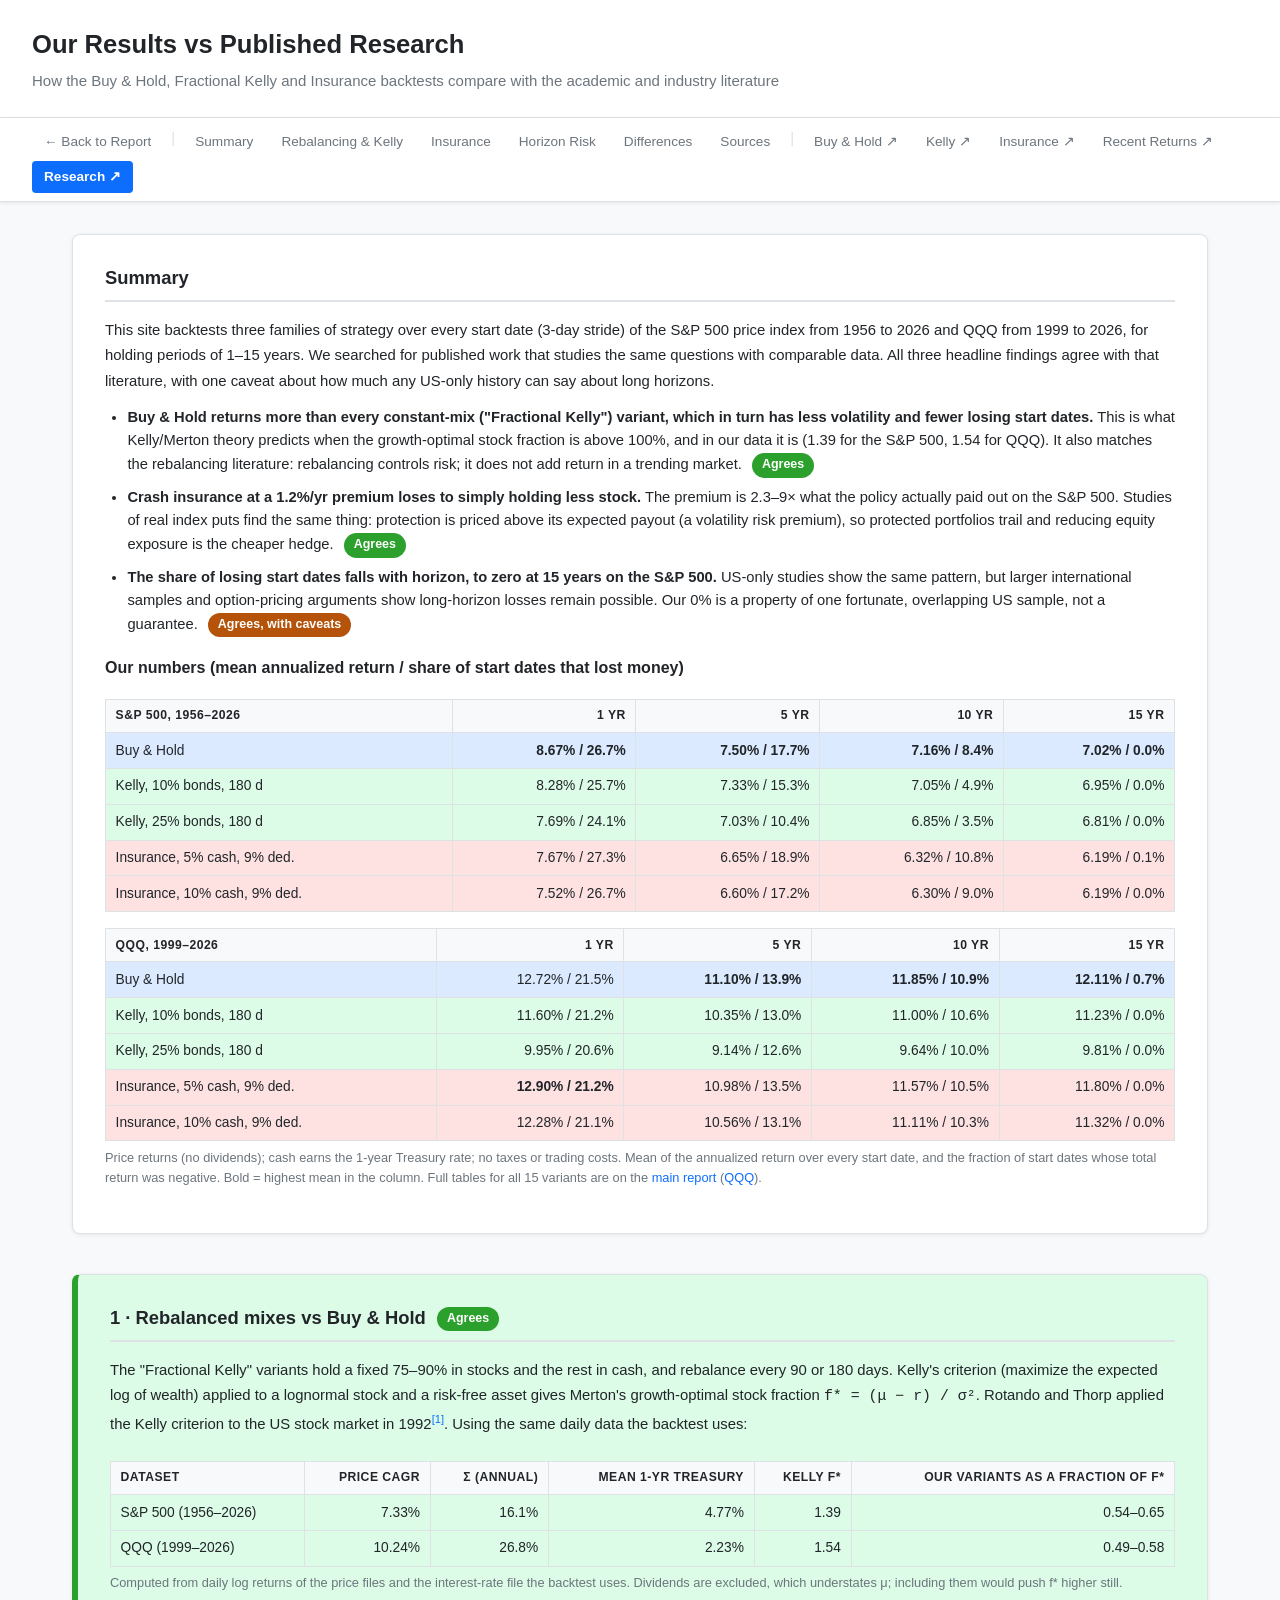
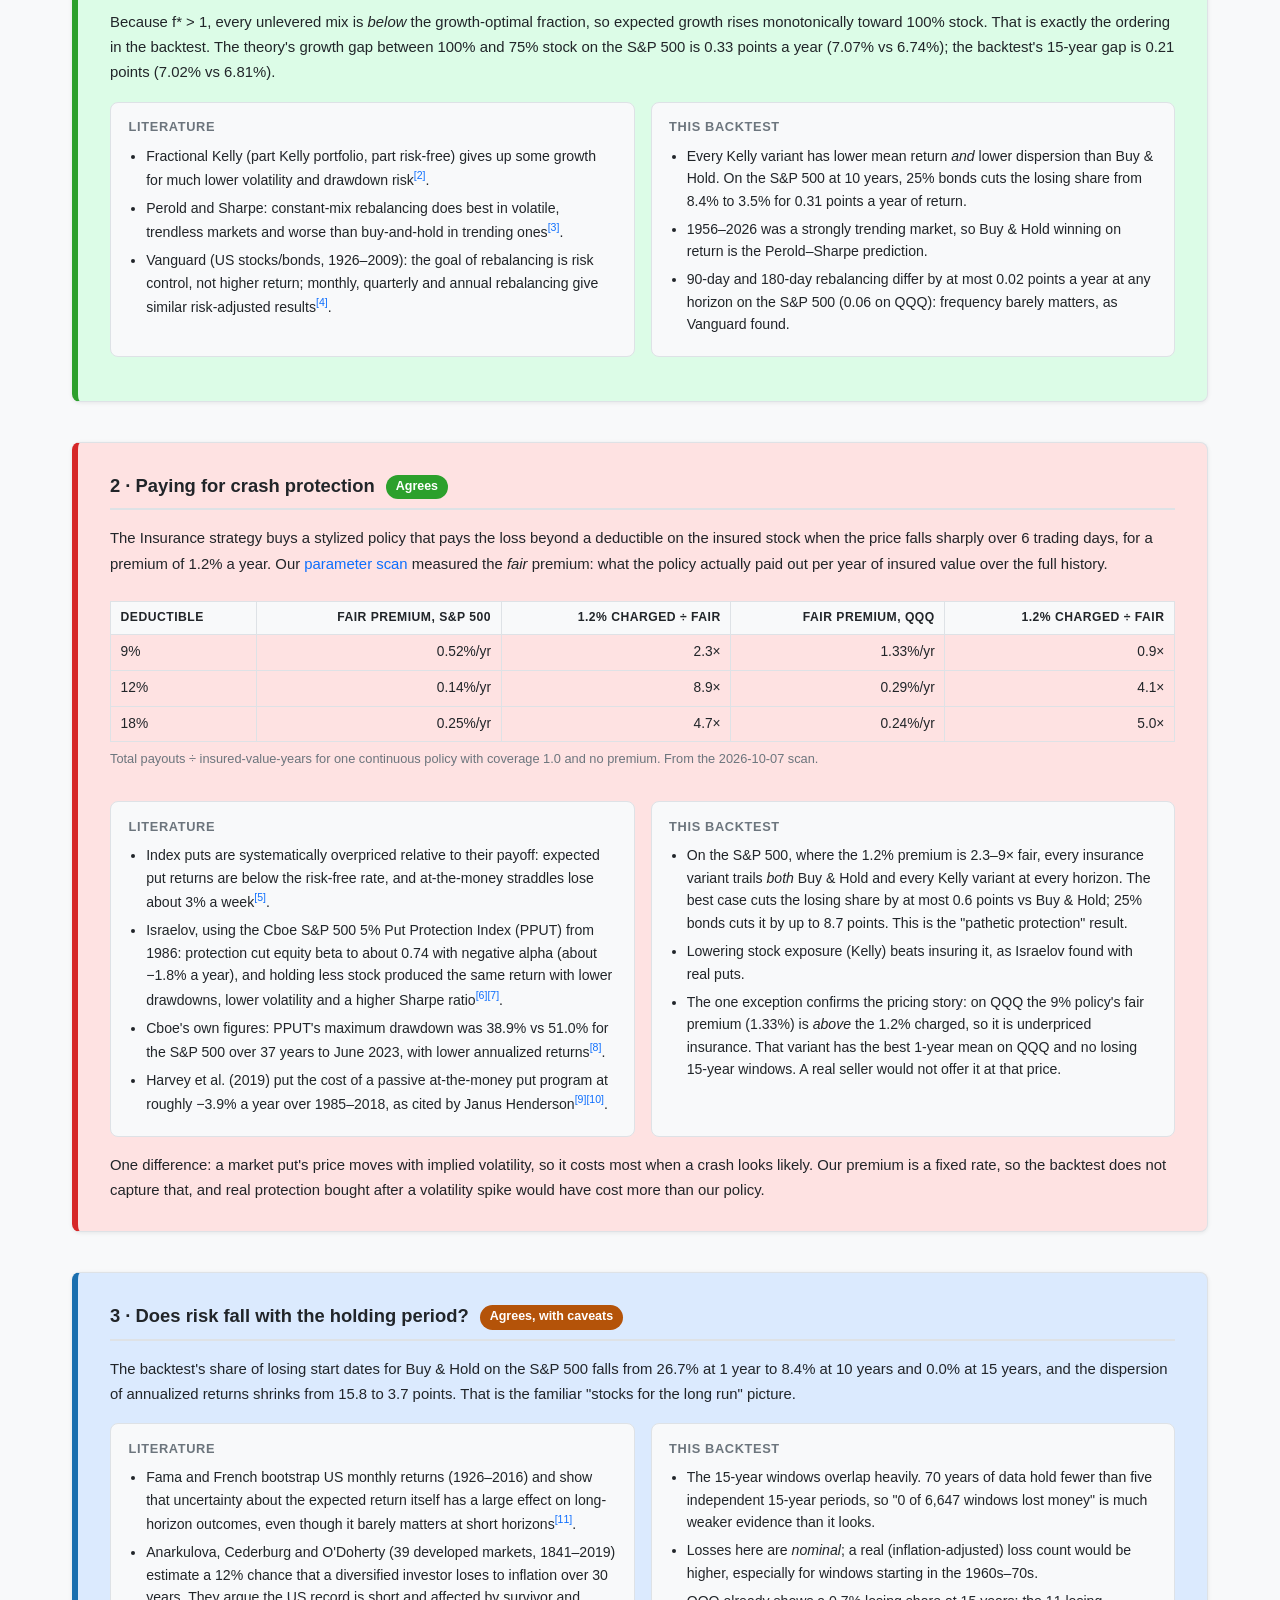
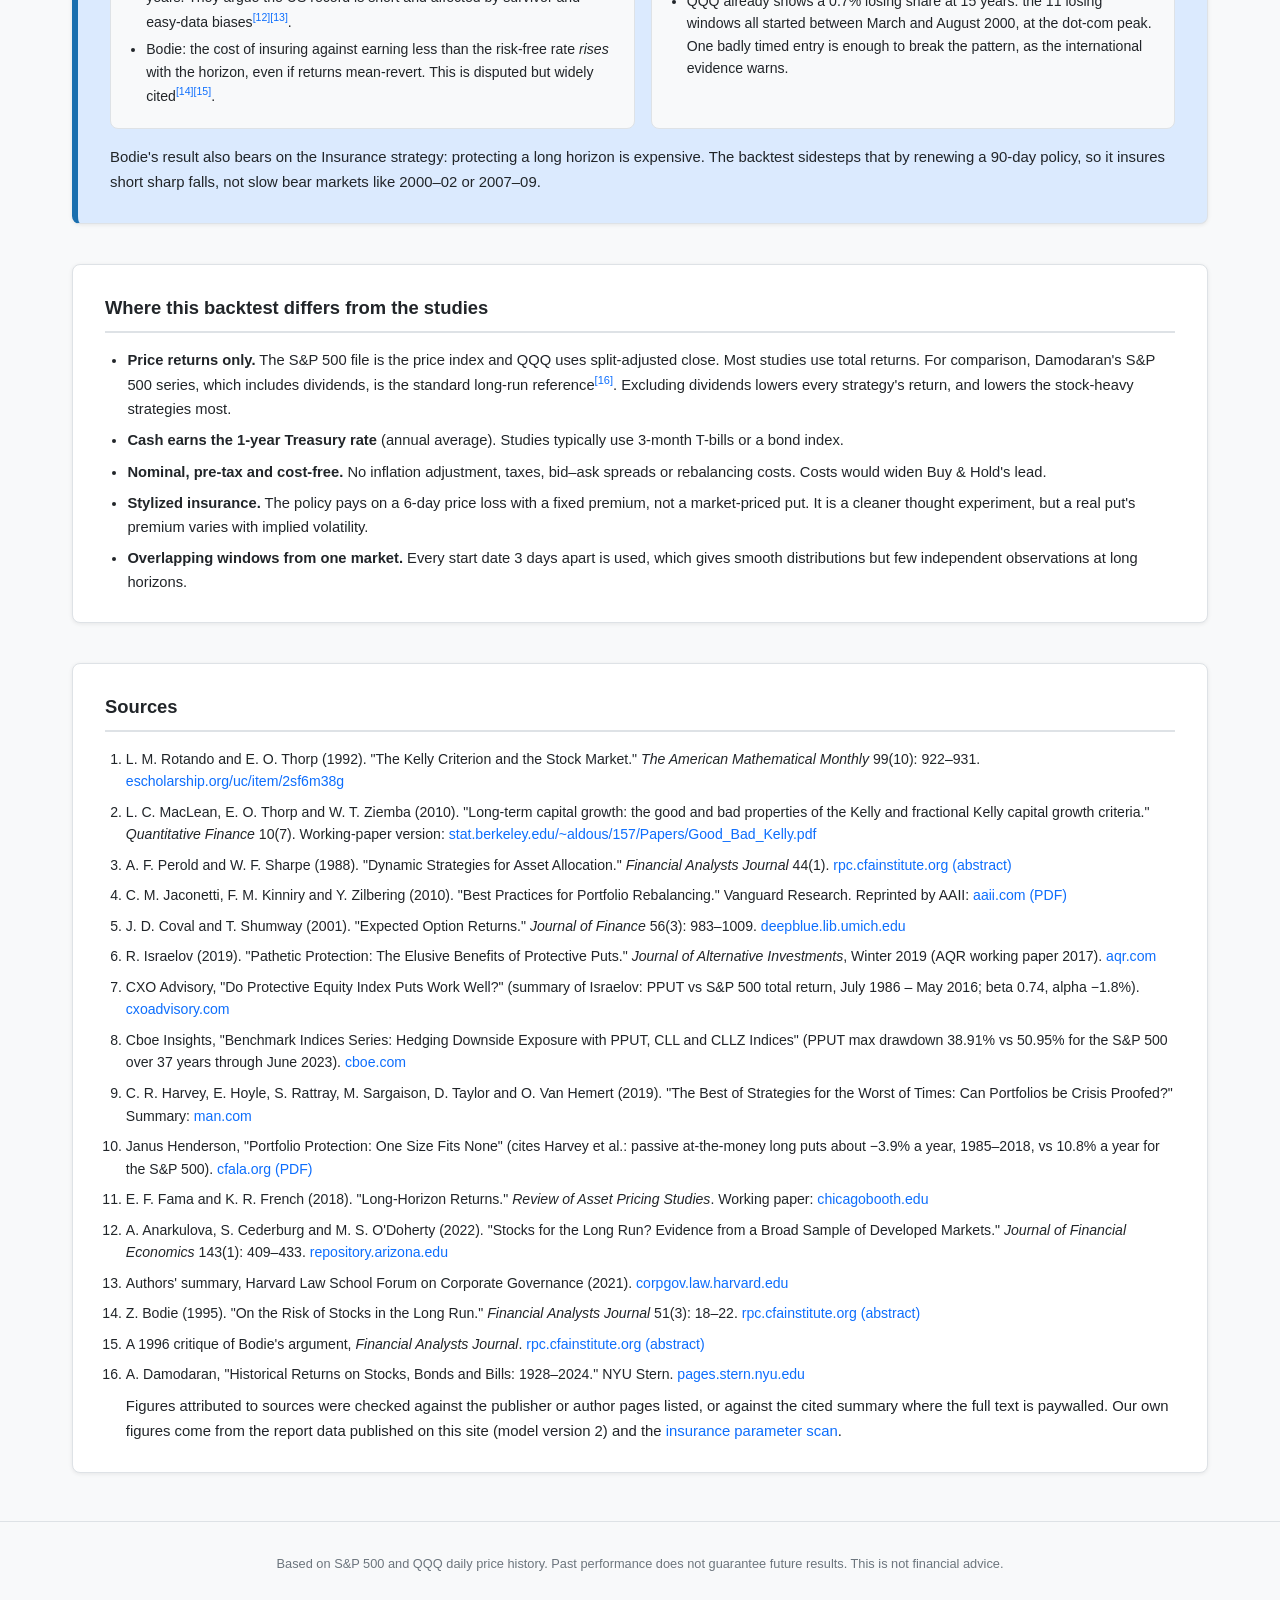
<file: research.html>
<!DOCTYPE html>
<html lang="en">
<head>
  <meta charset="UTF-8" />
  <meta name="viewport" content="width=device-width, initial-scale=1.0" />
  <title>Results vs Published Research — S&amp;P 500 Historical Portfolio Returns</title>
  <link rel="stylesheet" href="css/style.css" />
  <link rel="stylesheet" href="strategies/strategies.css" />
  <style>
    .num-table { width: 100%; border-collapse: collapse; font-size: .86rem; margin: .75rem 0 1rem; }
    .num-table th, .num-table td { padding: .4rem .6rem; border: 1px solid var(--color-border); text-align: right; white-space: nowrap; }
    .num-table th { background: var(--color-bg); font-size: .76rem; text-transform: uppercase; letter-spacing: .04em; }
    .num-table th:first-child, .num-table td:first-child { text-align: left; }
    .num-table td.best { font-weight: 700; }
    .num-table caption { caption-side: bottom; text-align: left; font-size: .8rem; color: var(--color-text-muted); padding-top: .4rem; }

    .verdict { display: inline-block; padding: .15rem .6rem; border-radius: 999px; font-size: .78rem; font-weight: 700; color: #fff; vertical-align: middle; margin-left: .4rem; }
    .verdict-agree   { background: #2ca02c; }
    .verdict-nuance  { background: #b45309; }

    .compare-grid { display: grid; grid-template-columns: 1fr 1fr; gap: 1rem; margin: 1rem 0; }
    .compare-card { border: 1px solid var(--color-border); border-radius: var(--radius); padding: .9rem 1.1rem; background: var(--color-bg); }
    .compare-card h4 { font-size: .8rem; text-transform: uppercase; letter-spacing: .05em; color: var(--color-text-muted); margin-bottom: .45rem; }
    .compare-card ul { padding-left: 1.1rem; font-size: .88rem; line-height: 1.6; }
    .compare-card li { margin-bottom: .35rem; }
    @media (max-width: 760px) { .compare-grid { grid-template-columns: 1fr; } }

    .sources { padding-left: 1.3rem; font-size: .88rem; line-height: 1.6; }
    .sources li { margin-bottom: .5rem; }
    .sources a { overflow-wrap: anywhere; }
    .sources .note { color: var(--color-text-muted); }
    .ref { font-size: .75em; vertical-align: super; }
  </style>
</head>
<body>
  <header>
    <h1>Our Results vs Published Research</h1>
    <p class="subtitle">How the Buy &amp; Hold, Fractional Kelly and Insurance backtests compare with the academic and industry literature</p>
  </header>

  <nav id="section-nav">
    <a href="index.html">← Back to Report</a>
    <span class="nav-divider">|</span>
    <a href="#section-summary">Summary</a>
    <a href="#section-kelly">Rebalancing &amp; Kelly</a>
    <a href="#section-insurance">Insurance</a>
    <a href="#section-horizon">Horizon Risk</a>
    <a href="#section-differences">Differences</a>
    <a href="#section-sources">Sources</a>
    <span class="nav-divider">|</span>
    <a href="strategies/buy-hold.html">Buy &amp; Hold ↗</a>
    <a href="strategies/kelly.html">Kelly ↗</a>
    <a href="strategies/insurance.html">Insurance ↗</a>
    <a href="recent_returns.html">Recent Returns ↗</a>
    <a href="research.html" class="nav-active">Research ↗</a>
  </nav>

  <main id="app">
    <section id="section-summary" class="report-section">
      <h2>Summary</h2>
      <p>This site backtests three families of strategy over every start date (3-day stride) of the
        S&amp;P 500 price index from 1956 to 2026 and QQQ from 1999 to 2026, for holding periods of
        1–15 years. We searched for published work that studies the same questions with comparable
        data. All three headline findings agree with that literature, with one caveat about how much
        any US-only history can say about long horizons.</p>
      <ul class="prose-list">
        <li><strong>Buy &amp; Hold returns more than every constant-mix ("Fractional Kelly") variant, which in
          turn has less volatility and fewer losing start dates.</strong> This is what Kelly/Merton
          theory predicts when the growth-optimal stock fraction is above 100%, and in our data it
          is (1.39 for the S&amp;P 500, 1.54 for QQQ). It also matches the rebalancing literature:
          rebalancing controls risk; it does not add return in a trending market.
          <span class="verdict verdict-agree">Agrees</span></li>
        <li><strong>Crash insurance at a 1.2%/yr premium loses to simply holding less stock.</strong> The
          premium is 2.3–9&times; what the policy actually paid out on the S&amp;P 500. Studies of real
          index puts find the same thing: protection is priced above its expected payout (a volatility
          risk premium), so protected portfolios trail and reducing equity exposure is the cheaper hedge.
          <span class="verdict verdict-agree">Agrees</span></li>
        <li><strong>The share of losing start dates falls with horizon, to zero at 15 years on the
          S&amp;P 500.</strong> US-only studies show the same pattern, but larger international samples
          and option-pricing arguments show long-horizon losses remain possible. Our 0% is a property
          of one fortunate, overlapping US sample, not a guarantee.
          <span class="verdict verdict-nuance">Agrees, with caveats</span></li>
      </ul>

      <h3>Our numbers (mean annualized return / share of start dates that lost money)</h3>
      <div class="table-wrapper">
        <table class="num-table">
          <thead>
            <tr><th>S&amp;P 500, 1956–2026</th><th>1 yr</th><th>5 yr</th><th>10 yr</th><th>15 yr</th></tr>
          </thead>
          <tbody>
            <tr class="family-buy_hold"><td>Buy &amp; Hold</td><td class="best">8.67% / 26.7%</td><td class="best">7.50% / 17.7%</td><td class="best">7.16% / 8.4%</td><td class="best">7.02% / 0.0%</td></tr>
            <tr class="family-kelly"><td>Kelly, 10% bonds, 180 d</td><td>8.28% / 25.7%</td><td>7.33% / 15.3%</td><td>7.05% / 4.9%</td><td>6.95% / 0.0%</td></tr>
            <tr class="family-kelly"><td>Kelly, 25% bonds, 180 d</td><td>7.69% / 24.1%</td><td>7.03% / 10.4%</td><td>6.85% / 3.5%</td><td>6.81% / 0.0%</td></tr>
            <tr class="family-insurance"><td>Insurance, 5% cash, 9% ded.</td><td>7.67% / 27.3%</td><td>6.65% / 18.9%</td><td>6.32% / 10.8%</td><td>6.19% / 0.1%</td></tr>
            <tr class="family-insurance"><td>Insurance, 10% cash, 9% ded.</td><td>7.52% / 26.7%</td><td>6.60% / 17.2%</td><td>6.30% / 9.0%</td><td>6.19% / 0.0%</td></tr>
          </tbody>
        </table>
        <table class="num-table">
          <thead>
            <tr><th>QQQ, 1999–2026</th><th>1 yr</th><th>5 yr</th><th>10 yr</th><th>15 yr</th></tr>
          </thead>
          <tbody>
            <tr class="family-buy_hold"><td>Buy &amp; Hold</td><td>12.72% / 21.5%</td><td class="best">11.10% / 13.9%</td><td class="best">11.85% / 10.9%</td><td class="best">12.11% / 0.7%</td></tr>
            <tr class="family-kelly"><td>Kelly, 10% bonds, 180 d</td><td>11.60% / 21.2%</td><td>10.35% / 13.0%</td><td>11.00% / 10.6%</td><td>11.23% / 0.0%</td></tr>
            <tr class="family-kelly"><td>Kelly, 25% bonds, 180 d</td><td>9.95% / 20.6%</td><td>9.14% / 12.6%</td><td>9.64% / 10.0%</td><td>9.81% / 0.0%</td></tr>
            <tr class="family-insurance"><td>Insurance, 5% cash, 9% ded.</td><td class="best">12.90% / 21.2%</td><td>10.98% / 13.5%</td><td>11.57% / 10.5%</td><td>11.80% / 0.0%</td></tr>
            <tr class="family-insurance"><td>Insurance, 10% cash, 9% ded.</td><td>12.28% / 21.1%</td><td>10.56% / 13.1%</td><td>11.11% / 10.3%</td><td>11.32% / 0.0%</td></tr>
          </tbody>
          <caption>Price returns (no dividends); cash earns the 1-year Treasury rate; no taxes or trading
            costs. Mean of the annualized return over every start date, and the fraction of start dates
            whose total return was negative. Bold = highest mean in the column. Full tables for all 15
            variants are on the <a href="index.html">main report</a>
            (<a href="index.html?dataset=qqq">QQQ</a>).</caption>
        </table>
      </div>
    </section>

    <section id="section-kelly" class="report-section family-kelly-section">
      <h2>1 · Rebalanced mixes vs Buy &amp; Hold <span class="verdict verdict-agree">Agrees</span></h2>
      <p>The "Fractional Kelly" variants hold a fixed 75–90% in stocks and the rest in cash, and
        rebalance every 90 or 180 days. Kelly's criterion (maximize the expected log of wealth) applied to
        a lognormal stock and a risk-free asset gives Merton's growth-optimal stock fraction
        <code>f* = (μ − r) / σ²</code>. Rotando and Thorp applied the Kelly criterion to the US stock
        market in 1992<a class="ref" href="#src-rotando">[1]</a>. Using the same daily data the backtest
        uses:</p>
      <div class="table-wrapper">
        <table class="num-table">
          <thead><tr><th>Dataset</th><th>Price CAGR</th><th>σ (annual)</th><th>Mean 1-yr Treasury</th><th>Kelly f*</th><th>Our variants as a fraction of f*</th></tr></thead>
          <tbody>
            <tr><td>S&amp;P 500 (1956–2026)</td><td>7.33%</td><td>16.1%</td><td>4.77%</td><td>1.39</td><td>0.54–0.65</td></tr>
            <tr><td>QQQ (1999–2026)</td><td>10.24%</td><td>26.8%</td><td>2.23%</td><td>1.54</td><td>0.49–0.58</td></tr>
          </tbody>
          <caption>Computed from daily log returns of the price files and the interest-rate file the
            backtest uses. Dividends are excluded, which understates μ; including them would push f*
            higher still.</caption>
        </table>
      </div>
      <p>Because f* &gt; 1, every unlevered mix is <em>below</em> the growth-optimal fraction, so expected
        growth rises monotonically toward 100% stock. That is exactly the ordering in the backtest. The
        theory's growth gap between 100% and 75% stock on the S&amp;P 500 is 0.33 points a year (7.07% vs
        6.74%); the backtest's 15-year gap is 0.21 points (7.02% vs 6.81%).</p>

      <div class="compare-grid">
        <div class="compare-card">
          <h4>Literature</h4>
          <ul>
            <li>Fractional Kelly (part Kelly portfolio, part risk-free) gives up some growth for much lower
              volatility and drawdown risk<a class="ref" href="#src-maclean">[2]</a>.</li>
            <li>Perold and Sharpe: constant-mix rebalancing does best in volatile, trendless markets and
              worse than buy-and-hold in trending ones<a class="ref" href="#src-perold">[3]</a>.</li>
            <li>Vanguard (US stocks/bonds, 1926–2009): the goal of rebalancing is risk control, not higher
              return; monthly, quarterly and annual rebalancing give similar risk-adjusted
              results<a class="ref" href="#src-vanguard">[4]</a>.</li>
          </ul>
        </div>
        <div class="compare-card">
          <h4>This backtest</h4>
          <ul>
            <li>Every Kelly variant has lower mean return <em>and</em> lower dispersion than Buy &amp; Hold.
              On the S&amp;P 500 at 10 years, 25% bonds cuts the losing share from 8.4% to 3.5% for
              0.31 points a year of return.</li>
            <li>1956–2026 was a strongly trending market, so Buy &amp; Hold winning on return is the
              Perold–Sharpe prediction.</li>
            <li>90-day and 180-day rebalancing differ by at most 0.02 points a year at any horizon on the
              S&amp;P 500 (0.06 on QQQ): frequency barely matters, as Vanguard found.</li>
          </ul>
        </div>
      </div>
    </section>

    <section id="section-insurance" class="report-section family-insurance-section">
      <h2>2 · Paying for crash protection <span class="verdict verdict-agree">Agrees</span></h2>
      <p>The Insurance strategy buys a stylized policy that pays the loss beyond a deductible on the
        insured stock when the price falls sharply over 6 trading days, for a premium of 1.2% a year.
        Our <a href="https://github.com/DrSkippy/sp500-historical-portfolio-returns/blob/main/docs/insurance_parameter_scan.md">parameter scan</a>
        measured the <em>fair</em> premium: what the policy actually paid out per year of insured value
        over the full history.</p>
      <div class="table-wrapper">
        <table class="num-table">
          <thead><tr><th>Deductible</th><th>Fair premium, S&amp;P 500</th><th>1.2% charged ÷ fair</th><th>Fair premium, QQQ</th><th>1.2% charged ÷ fair</th></tr></thead>
          <tbody>
            <tr><td>9%</td><td>0.52%/yr</td><td>2.3&times;</td><td>1.33%/yr</td><td>0.9&times;</td></tr>
            <tr><td>12%</td><td>0.14%/yr</td><td>8.9&times;</td><td>0.29%/yr</td><td>4.1&times;</td></tr>
            <tr><td>18%</td><td>0.25%/yr</td><td>4.7&times;</td><td>0.24%/yr</td><td>5.0&times;</td></tr>
          </tbody>
          <caption>Total payouts ÷ insured-value-years for one continuous policy with coverage 1.0 and no
            premium. From the 2026-10-07 scan.</caption>
        </table>
      </div>

      <div class="compare-grid">
        <div class="compare-card">
          <h4>Literature</h4>
          <ul>
            <li>Index puts are systematically overpriced relative to their payoff: expected put returns are
              below the risk-free rate, and at-the-money straddles lose about 3% a
              week<a class="ref" href="#src-coval">[5]</a>.</li>
            <li>Israelov, using the Cboe S&amp;P 500 5% Put Protection Index (PPUT) from 1986: protection
              cut equity beta to about 0.74 with negative alpha (about −1.8% a year), and holding less
              stock produced the same return with lower drawdowns, lower volatility and a higher Sharpe
              ratio<a class="ref" href="#src-israelov">[6]</a><a class="ref" href="#src-cxo">[7]</a>.</li>
            <li>Cboe's own figures: PPUT's maximum drawdown was 38.9% vs 51.0% for the S&amp;P 500 over 37
              years to June 2023, with lower annualized returns<a class="ref" href="#src-cboe">[8]</a>.</li>
            <li>Harvey et al. (2019) put the cost of a passive at-the-money put program at roughly −3.9% a
              year over 1985–2018, as cited by Janus
              Henderson<a class="ref" href="#src-man">[9]</a><a class="ref" href="#src-janus">[10]</a>.</li>
          </ul>
        </div>
        <div class="compare-card">
          <h4>This backtest</h4>
          <ul>
            <li>On the S&amp;P 500, where the 1.2% premium is 2.3–9&times; fair, every insurance variant trails
              <em>both</em> Buy &amp; Hold and every Kelly variant at every horizon. The best case cuts
              the losing share by at most 0.6 points vs Buy &amp; Hold; 25% bonds cuts it by up to 8.7
              points. This is the "pathetic protection" result.</li>
            <li>Lowering stock exposure (Kelly) beats insuring it, as Israelov found with real puts.</li>
            <li>The one exception confirms the pricing story: on QQQ the 9% policy's fair premium (1.33%)
              is <em>above</em> the 1.2% charged, so it is underpriced insurance. That variant has the best
              1-year mean on QQQ and no losing 15-year windows. A real seller would not offer it at that
              price.</li>
          </ul>
        </div>
      </div>
      <p>One difference: a market put's price moves with implied volatility, so it costs most when a
        crash looks likely. Our premium is a fixed rate, so the backtest does not capture that, and
        real protection bought after a volatility spike would have cost more than our policy.</p>
    </section>

    <section id="section-horizon" class="report-section family-buy_hold-section">
      <h2>3 · Does risk fall with the holding period? <span class="verdict verdict-nuance">Agrees, with caveats</span></h2>
      <p>The backtest's share of losing start dates for Buy &amp; Hold on the S&amp;P 500 falls from 26.7% at
        1 year to 8.4% at 10 years and 0.0% at 15 years, and the dispersion of annualized returns shrinks
        from 15.8 to 3.7 points. That is the familiar "stocks for the long run" picture.</p>
      <div class="compare-grid">
        <div class="compare-card">
          <h4>Literature</h4>
          <ul>
            <li>Fama and French bootstrap US monthly returns (1926–2016) and show that uncertainty about the
              expected return itself has a large effect on long-horizon outcomes, even though it barely
              matters at short horizons<a class="ref" href="#src-ff">[11]</a>.</li>
            <li>Anarkulova, Cederburg and O'Doherty (39 developed markets, 1841–2019) estimate a 12% chance
              that a diversified investor loses to inflation over 30 years. They argue the US record is
              short and affected by survivor and easy-data
              biases<a class="ref" href="#src-acod">[12]</a><a class="ref" href="#src-acod-hls">[13]</a>.</li>
            <li>Bodie: the cost of insuring against earning less than the risk-free rate <em>rises</em> with
              the horizon, even if returns mean-revert. This is disputed but widely
              cited<a class="ref" href="#src-bodie">[14]</a><a class="ref" href="#src-bodie-reply">[15]</a>.</li>
          </ul>
        </div>
        <div class="compare-card">
          <h4>This backtest</h4>
          <ul>
            <li>The 15-year windows overlap heavily. 70 years of data hold fewer than five independent
              15-year periods, so "0 of 6,647 windows lost money" is much weaker evidence than it
              looks.</li>
            <li>Losses here are <em>nominal</em>; a real (inflation-adjusted) loss count would be higher,
              especially for windows starting in the 1960s–70s.</li>
            <li>QQQ already shows a 0.7% losing share at 15 years: the 11 losing windows all started
              between March and August 2000, at the dot-com peak. One badly timed entry is enough to break
              the pattern, as the international evidence warns.</li>
          </ul>
        </div>
      </div>
      <p>Bodie's result also bears on the Insurance strategy: protecting a long horizon is expensive. The
        backtest sidesteps that by renewing a 90-day policy, so it insures short sharp falls, not slow
        bear markets like 2000–02 or 2007–09.</p>
    </section>

    <section id="section-differences" class="report-section">
      <h2>Where this backtest differs from the studies</h2>
      <ul class="prose-list">
        <li><strong>Price returns only.</strong> The S&amp;P 500 file is the price index and QQQ uses split-adjusted
          close. Most studies use total returns. For comparison, Damodaran's S&amp;P 500 series, which
          includes dividends, is the standard long-run reference<a class="ref" href="#src-damodaran">[16]</a>.
          Excluding dividends lowers every strategy's return, and lowers the stock-heavy strategies most.</li>
        <li><strong>Cash earns the 1-year Treasury rate</strong> (annual average). Studies typically use 3-month
          T-bills or a bond index.</li>
        <li><strong>Nominal, pre-tax and cost-free.</strong> No inflation adjustment, taxes, bid–ask spreads or
          rebalancing costs. Costs would widen Buy &amp; Hold's lead.</li>
        <li><strong>Stylized insurance.</strong> The policy pays on a 6-day price loss with a fixed premium, not
          a market-priced put. It is a cleaner thought experiment, but a real put's premium varies with
          implied volatility.</li>
        <li><strong>Overlapping windows from one market.</strong> Every start date 3 days apart is used, which
          gives smooth distributions but few independent observations at long horizons.</li>
      </ul>
    </section>

    <section id="section-sources" class="report-section">
      <h2>Sources</h2>
      <ol class="sources">
        <li id="src-rotando">L. M. Rotando and E. O. Thorp (1992). "The Kelly Criterion and the Stock Market."
          <em>The American Mathematical Monthly</em> 99(10): 922–931.
          <a href="https://escholarship.org/uc/item/2sf6m38g">escholarship.org/uc/item/2sf6m38g</a></li>
        <li id="src-maclean">L. C. MacLean, E. O. Thorp and W. T. Ziemba (2010). "Long-term capital growth: the
          good and bad properties of the Kelly and fractional Kelly capital growth criteria."
          <em>Quantitative Finance</em> 10(7). Working-paper version:
          <a href="https://www.stat.berkeley.edu/~aldous/157/Papers/Good_Bad_Kelly.pdf">stat.berkeley.edu/~aldous/157/Papers/Good_Bad_Kelly.pdf</a></li>
        <li id="src-perold">A. F. Perold and W. F. Sharpe (1988). "Dynamic Strategies for Asset Allocation."
          <em>Financial Analysts Journal</em> 44(1).
          <a href="https://rpc.cfainstitute.org/research/financial-analysts-journal/1988/dynamic-strategies-for-asset-allocation">rpc.cfainstitute.org (abstract)</a></li>
        <li id="src-vanguard">C. M. Jaconetti, F. M. Kinniry and Y. Zilbering (2010). "Best Practices for Portfolio
          Rebalancing." Vanguard Research. Reprinted by AAII:
          <a href="https://www.aaii.com/files/journal/pdf/best-practices-for-portfolio-rebalancing.pdf">aaii.com (PDF)</a></li>
        <li id="src-coval">J. D. Coval and T. Shumway (2001). "Expected Option Returns." <em>Journal of Finance</em>
          56(3): 983–1009.
          <a href="https://deepblue.lib.umich.edu/items/455dbe73-b56b-44f3-841f-c7751deffc7a">deepblue.lib.umich.edu</a></li>
        <li id="src-israelov">R. Israelov (2019). "Pathetic Protection: The Elusive Benefits of Protective Puts."
          <em>Journal of Alternative Investments</em>, Winter 2019 (AQR working paper 2017).
          <a href="https://aqr.com/library/aqr-publications/pathetic-protection-the-elusive-benefits-of-protective-puts">aqr.com</a></li>
        <li id="src-cxo">CXO Advisory, "Do Protective Equity Index Puts Work Well?" (summary of Israelov: PPUT vs
          S&amp;P 500 total return, July 1986 – May 2016; beta 0.74, alpha −1.8%).
          <a href="https://www.cxoadvisory.com/equity-options/do-protective-equity-index-puts-work-well/">cxoadvisory.com</a></li>
        <li id="src-cboe">Cboe Insights, "Benchmark Indices Series: Hedging Downside Exposure with PPUT, CLL and
          CLLZ Indices" (PPUT max drawdown 38.91% vs 50.95% for the S&amp;P 500 over 37 years through June 2023).
          <a href="https://www.cboe.com/insights/posts/benchmark-indices-series-hedging-downside-exposure-with-pput-cll-and-cllz-indices">cboe.com</a></li>
        <li id="src-man">C. R. Harvey, E. Hoyle, S. Rattray, M. Sargaison, D. Taylor and O. Van Hemert (2019).
          "The Best of Strategies for the Worst of Times: Can Portfolios be Crisis Proofed?" Summary:
          <a href="https://www.man.com/insights/best-of-strategies-for-the-worst-of-times">man.com</a></li>
        <li id="src-janus">Janus Henderson, "Portfolio Protection: One Size Fits None" (cites Harvey et al.: passive
          at-the-money long puts about −3.9% a year, 1985–2018, vs 10.8% a year for the S&amp;P 500).
          <a href="https://www.cfala.org/files/Janus_Henderson-_Insights_-_Portfolio_Protection_-_One_Size_Fits_None.pdf">cfala.org (PDF)</a></li>
        <li id="src-ff">E. F. Fama and K. R. French (2018). "Long-Horizon Returns." <em>Review of Asset Pricing
          Studies</em>. Working paper:
          <a href="https://www.chicagobooth.edu/research/fama-miller/finance-research/working-papers/2017/long-horizon-returns">chicagobooth.edu</a></li>
        <li id="src-acod">A. Anarkulova, S. Cederburg and M. S. O'Doherty (2022). "Stocks for the Long Run? Evidence
          from a Broad Sample of Developed Markets." <em>Journal of Financial Economics</em> 143(1): 409–433.
          <a href="https://repository.arizona.edu/handle/10150/661101">repository.arizona.edu</a></li>
        <li id="src-acod-hls">Authors' summary, Harvard Law School Forum on Corporate Governance (2021).
          <a href="https://corpgov.law.harvard.edu/2021/12/13/stocks-for-the-long-run-evidence-from-a-broad-sample-of-developed-markets">corpgov.law.harvard.edu</a></li>
        <li id="src-bodie">Z. Bodie (1995). "On the Risk of Stocks in the Long Run." <em>Financial Analysts
          Journal</em> 51(3): 18–22.
          <a href="https://rpc.cfainstitute.org/research/financial-analysts-journal/1995/on-the-risk-of-stocks-in-the-long-run">rpc.cfainstitute.org (abstract)</a></li>
        <li id="src-bodie-reply">A 1996 critique of Bodie's argument, <em>Financial Analysts Journal</em>.
          <a href="https://rpc.cfainstitute.org/en/research/financial-analysts-journal/1996/on-the-risk-of-stocks-in-the-long-run-a-resolution-to-the-debate">rpc.cfainstitute.org (abstract)</a></li>
        <li id="src-damodaran">A. Damodaran, "Historical Returns on Stocks, Bonds and Bills: 1928–2024." NYU Stern.
          <a href="https://pages.stern.nyu.edu/~adamodar/New_Home_Page/datafile/histretSP.html">pages.stern.nyu.edu</a></li>
      </ol>
      <p class="sources note">Figures attributed to sources were checked against the publisher or author pages
        listed, or against the cited summary where the full text is paywalled. Our own figures come from the
        report data published on this site (model version 2) and the
        <a href="https://github.com/DrSkippy/sp500-historical-portfolio-returns/blob/main/docs/insurance_parameter_scan.md">insurance parameter scan</a>.</p>
    </section>
  </main>

  <footer>
    <p>Based on S&amp;P 500 and QQQ daily price history. Past performance does not guarantee future results. This is not financial advice.</p>
  </footer>
</body>
</html>
</file>
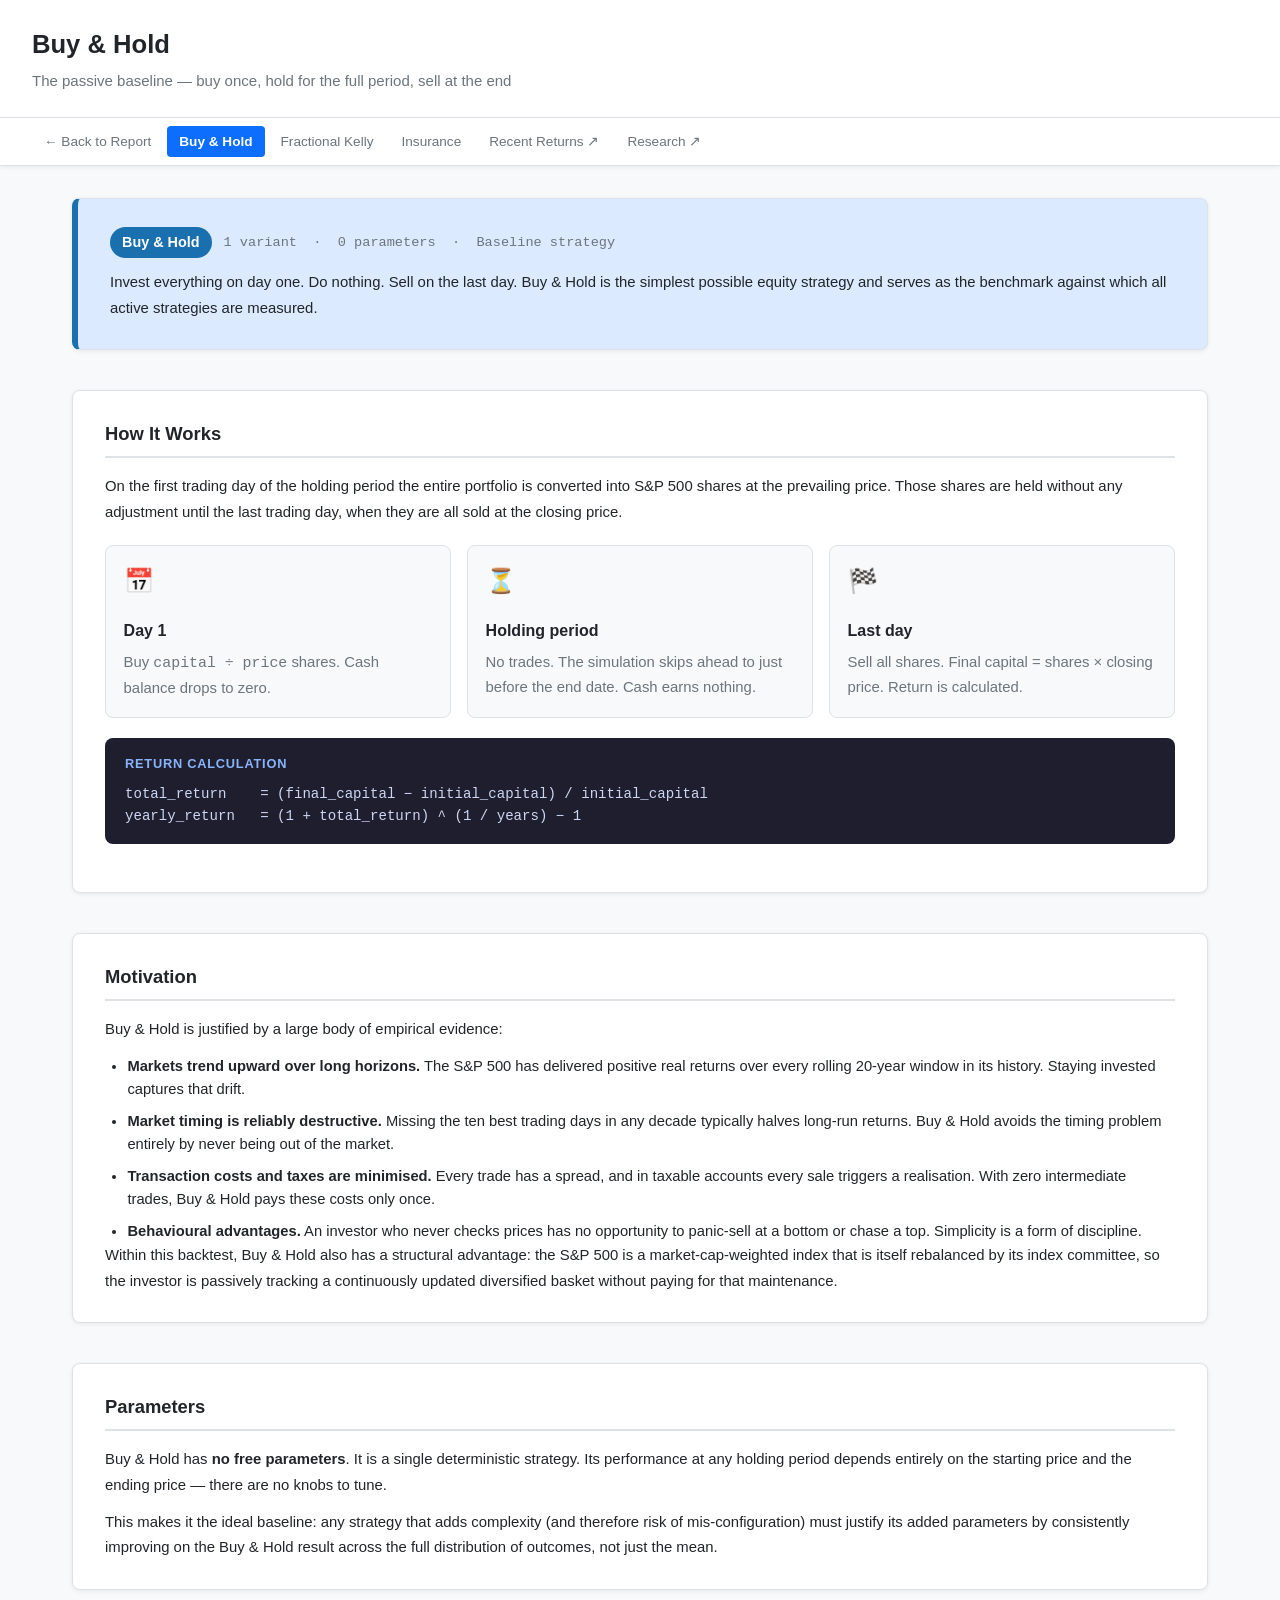
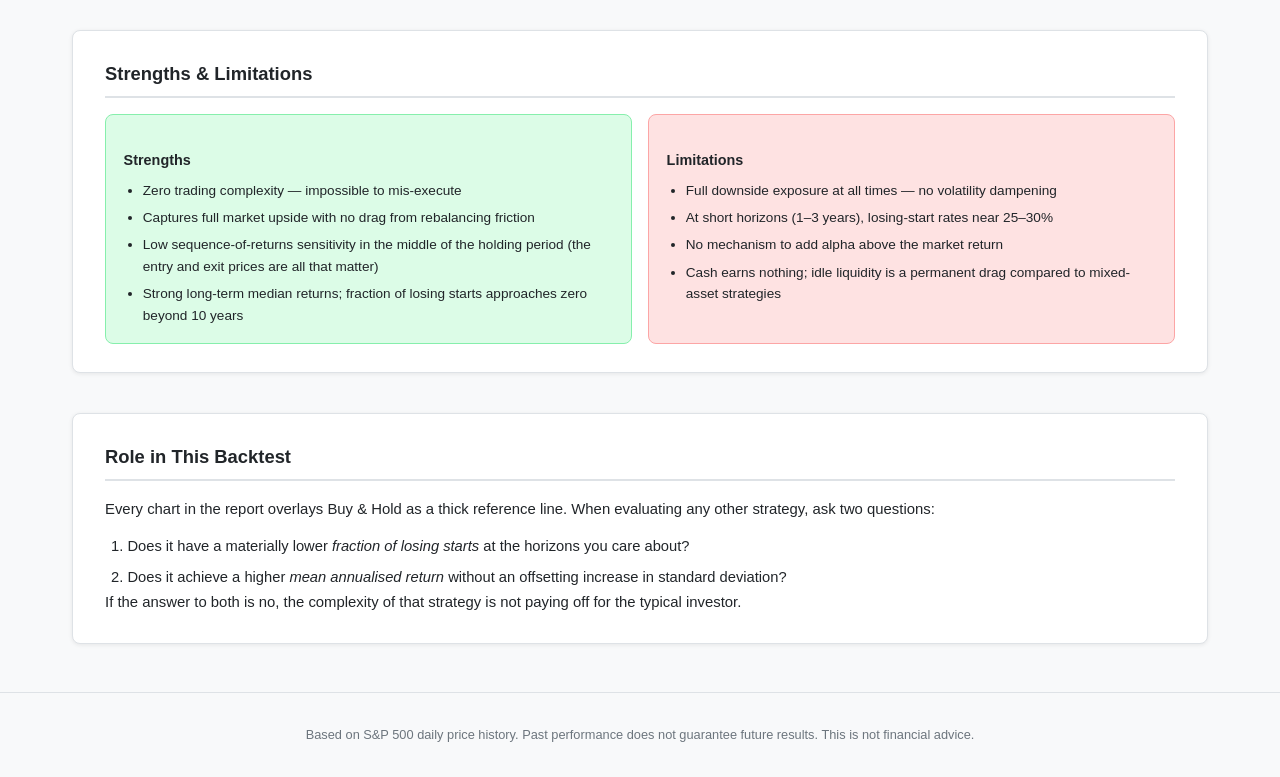
<file: strategies/buy-hold.html>
<!DOCTYPE html>
<html lang="en">
<head>
  <meta charset="UTF-8" />
  <meta name="viewport" content="width=device-width, initial-scale=1.0" />
  <title>Buy &amp; Hold — Strategy Guide</title>
  <link rel="stylesheet" href="../css/style.css" />
  <link rel="stylesheet" href="strategies.css" />
</head>
<body>
  <header>
    <h1>Buy &amp; Hold</h1>
    <p class="subtitle">The passive baseline — buy once, hold for the full period, sell at the end</p>
  </header>

  <nav id="section-nav">
    <a href="../index.html">← Back to Report</a>
    <a href="buy-hold.html" class="nav-active">Buy &amp; Hold</a>
    <a href="kelly.html">Fractional Kelly</a>
    <a href="insurance.html">Insurance</a>
    <a href="../recent_returns.html">Recent Returns ↗</a>
    <a href="../research.html">Research ↗</a>
  </nav>

  <main id="app">
    <section class="report-section strategy-header family-buy_hold-section">
      <div class="strategy-badge-row">
        <span class="strategy-pill pill-buy_hold">Buy &amp; Hold</span>
        <span class="strategy-meta">1 variant &nbsp;·&nbsp; 0 parameters &nbsp;·&nbsp; Baseline strategy</span>
      </div>
      <p class="strategy-summary">
        Invest everything on day one. Do nothing. Sell on the last day. Buy &amp; Hold is the
        simplest possible equity strategy and serves as the benchmark against which all active
        strategies are measured.
      </p>
    </section>

    <section class="report-section">
      <h2>How It Works</h2>
      <p>On the first trading day of the holding period the entire portfolio is converted into
        S&amp;P 500 shares at the prevailing price. Those shares are held without any adjustment
        until the last trading day, when they are all sold at the closing price.</p>

      <div class="mechanics-grid">
        <div class="mechanic-card">
          <div class="mechanic-icon">📅</div>
          <h3>Day 1</h3>
          <p>Buy <code>capital ÷ price</code> shares. Cash balance drops to zero.</p>
        </div>
        <div class="mechanic-card">
          <div class="mechanic-icon">⏳</div>
          <h3>Holding period</h3>
          <p>No trades. The simulation skips ahead to just before the end date. Cash earns nothing.</p>
        </div>
        <div class="mechanic-card">
          <div class="mechanic-icon">🏁</div>
          <h3>Last day</h3>
          <p>Sell all shares. Final capital = shares × closing price. Return is calculated.</p>
        </div>
      </div>

      <div class="formula-block">
        <h4>Return calculation</h4>
        <pre>total_return    = (final_capital − initial_capital) / initial_capital
yearly_return   = (1 + total_return) ^ (1 / years) − 1</pre>
      </div>
    </section>

    <section class="report-section">
      <h2>Motivation</h2>
      <p>Buy &amp; Hold is justified by a large body of empirical evidence:</p>
      <ul class="prose-list">
        <li><strong>Markets trend upward over long horizons.</strong>
            The S&amp;P 500 has delivered positive real returns over every rolling 20-year window
            in its history. Staying invested captures that drift.</li>
        <li><strong>Market timing is reliably destructive.</strong>
            Missing the ten best trading days in any decade typically halves long-run returns.
            Buy &amp; Hold avoids the timing problem entirely by never being out of the market.</li>
        <li><strong>Transaction costs and taxes are minimised.</strong>
            Every trade has a spread, and in taxable accounts every sale triggers a realisation.
            With zero intermediate trades, Buy &amp; Hold pays these costs only once.</li>
        <li><strong>Behavioural advantages.</strong>
            An investor who never checks prices has no opportunity to panic-sell at a bottom or
            chase a top. Simplicity is a form of discipline.</li>
      </ul>
      <p>Within this backtest, Buy &amp; Hold also has a structural advantage: the S&amp;P 500
        is a market-cap-weighted index that is itself rebalanced by its index committee, so the
        investor is passively tracking a continuously updated diversified basket without paying
        for that maintenance.</p>
    </section>

    <section class="report-section">
      <h2>Parameters</h2>
      <p>Buy &amp; Hold has <strong>no free parameters</strong>. It is a single deterministic
        strategy. Its performance at any holding period depends entirely on the starting price
        and the ending price — there are no knobs to tune.</p>
      <p>This makes it the ideal baseline: any strategy that adds complexity (and therefore
        risk of mis-configuration) must justify its added parameters by consistently improving on
        the Buy &amp; Hold result across the full distribution of outcomes, not just the mean.</p>
    </section>

    <section class="report-section">
      <h2>Strengths &amp; Limitations</h2>
      <div class="pros-cons-grid">
        <div class="pros-card">
          <h3>Strengths</h3>
          <ul>
            <li>Zero trading complexity — impossible to mis-execute</li>
            <li>Captures full market upside with no drag from rebalancing friction</li>
            <li>Low sequence-of-returns sensitivity in the middle of the holding period
                (the entry and exit prices are all that matter)</li>
            <li>Strong long-term median returns; fraction of losing starts approaches zero beyond 10 years</li>
          </ul>
        </div>
        <div class="cons-card">
          <h3>Limitations</h3>
          <ul>
            <li>Full downside exposure at all times — no volatility dampening</li>
            <li>At short horizons (1–3 years), losing-start rates near 25–30%</li>
            <li>No mechanism to add alpha above the market return</li>
            <li>Cash earns nothing; idle liquidity is a permanent drag compared to
                mixed-asset strategies</li>
          </ul>
        </div>
      </div>
    </section>

    <section class="report-section">
      <h2>Role in This Backtest</h2>
      <p>Every chart in the report overlays Buy &amp; Hold as a thick reference line. When
        evaluating any other strategy, ask two questions:</p>
      <ol class="prose-list">
        <li>Does it have a materially lower <em>fraction of losing starts</em> at the horizons
            you care about?</li>
        <li>Does it achieve a higher <em>mean annualised return</em> without an offsetting
            increase in standard deviation?</li>
      </ol>
      <p>If the answer to both is no, the complexity of that strategy is not paying off for the
        typical investor.</p>
    </section>
  </main>

  <footer>
    <p>Based on S&amp;P 500 daily price history. Past performance does not guarantee future results. This is not financial advice.</p>
  </footer>
</body>
</html>
</file>
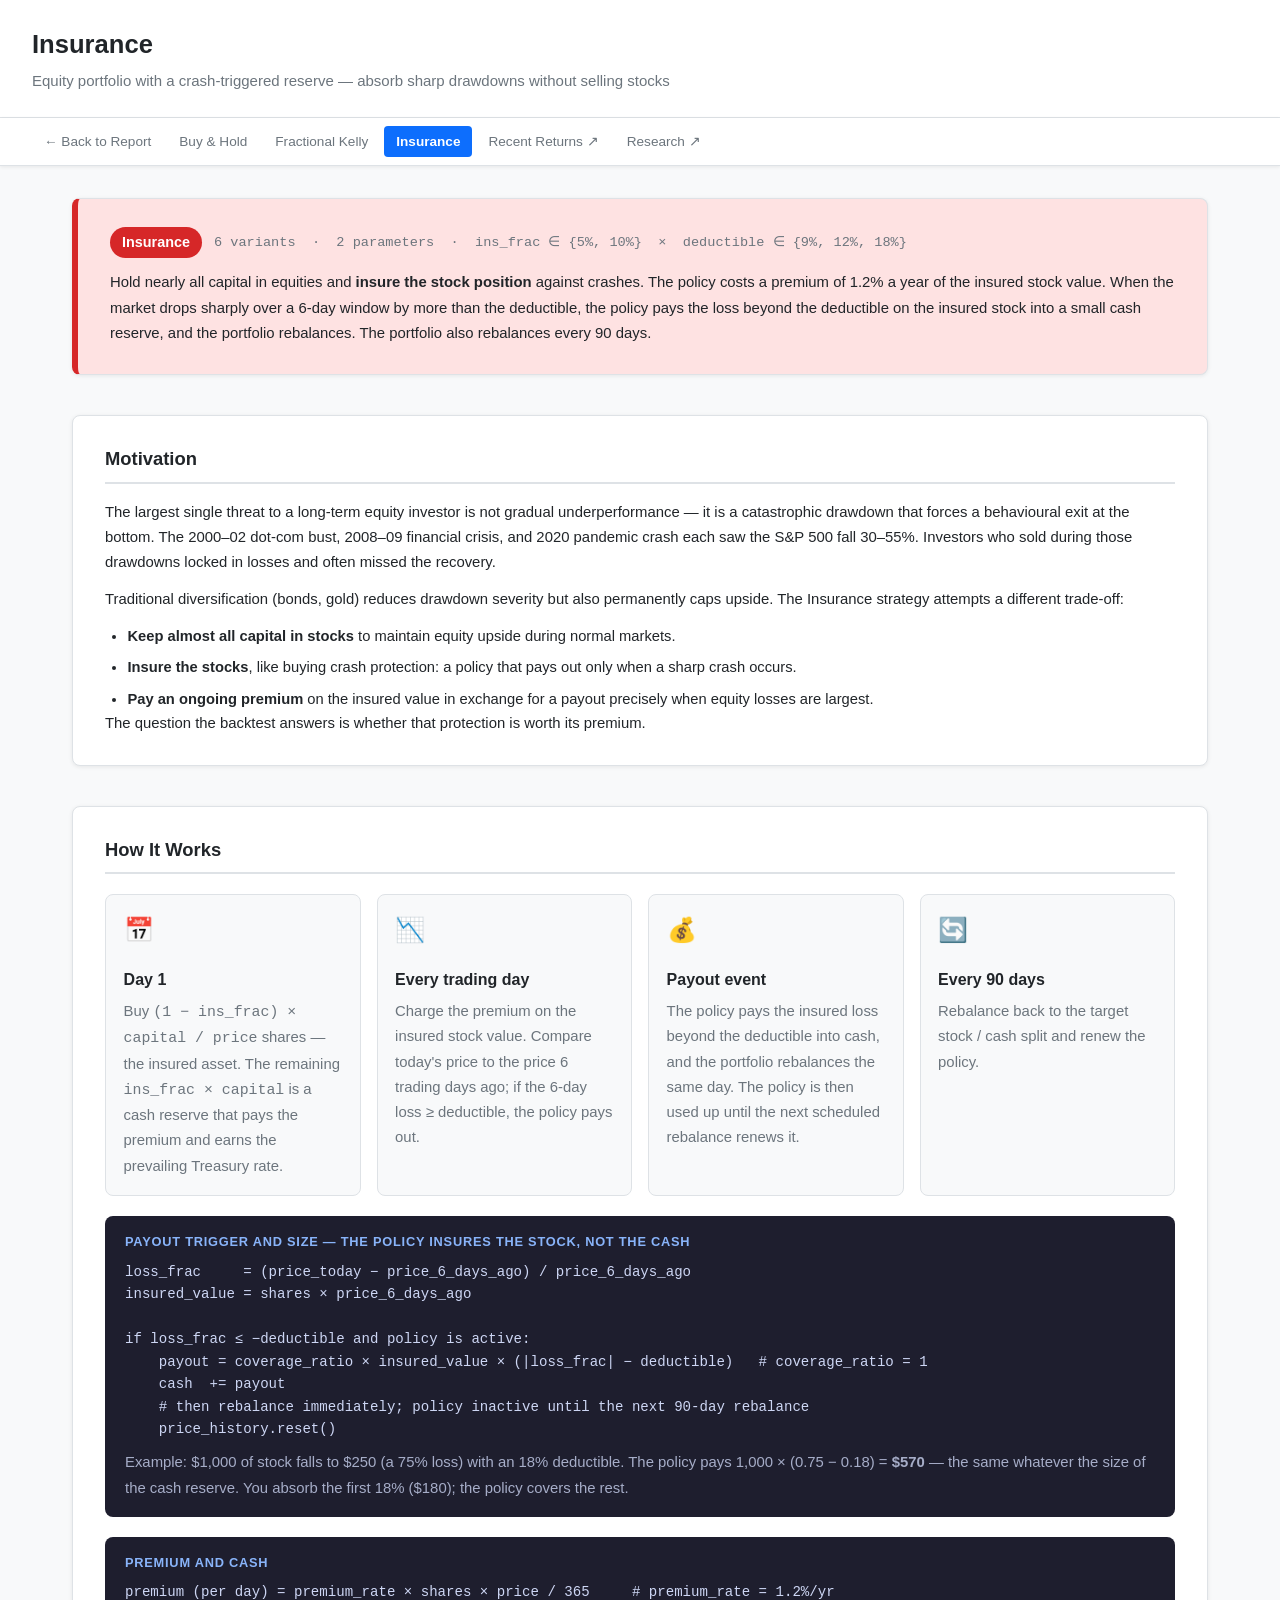
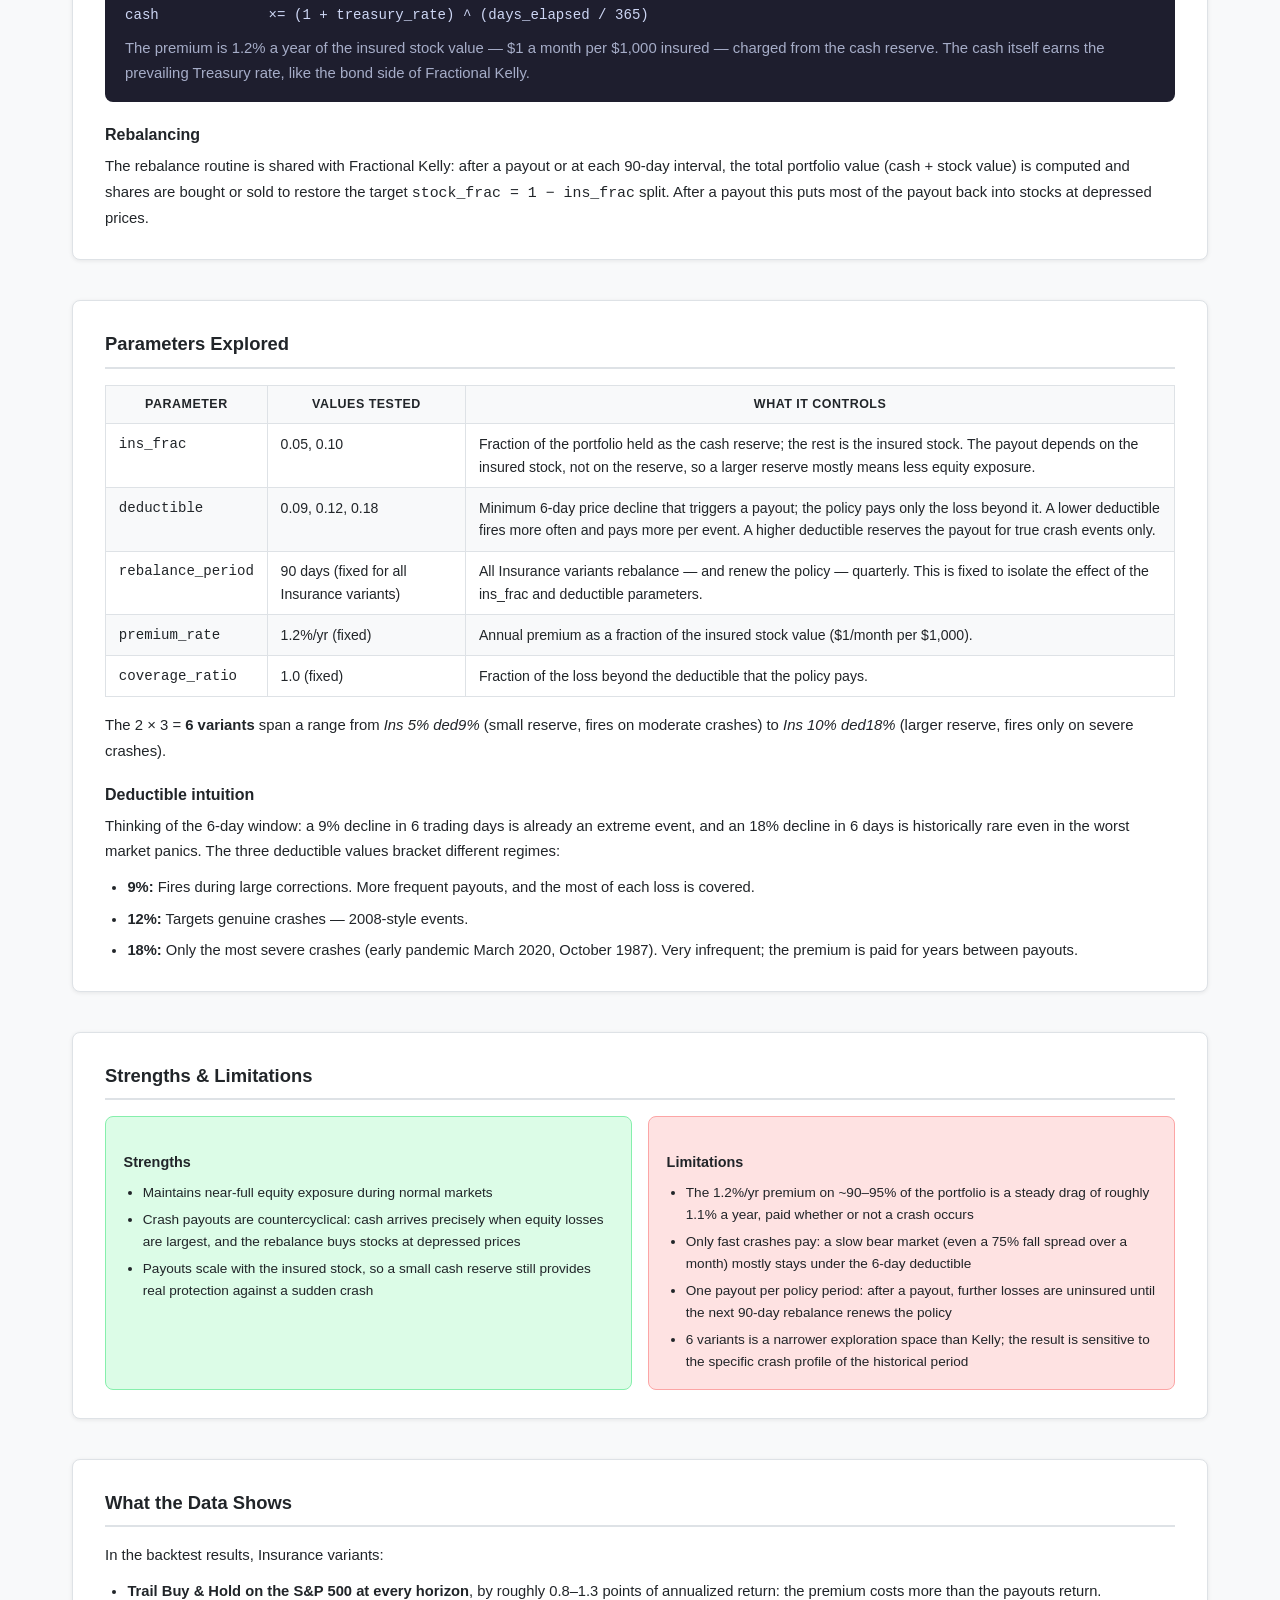
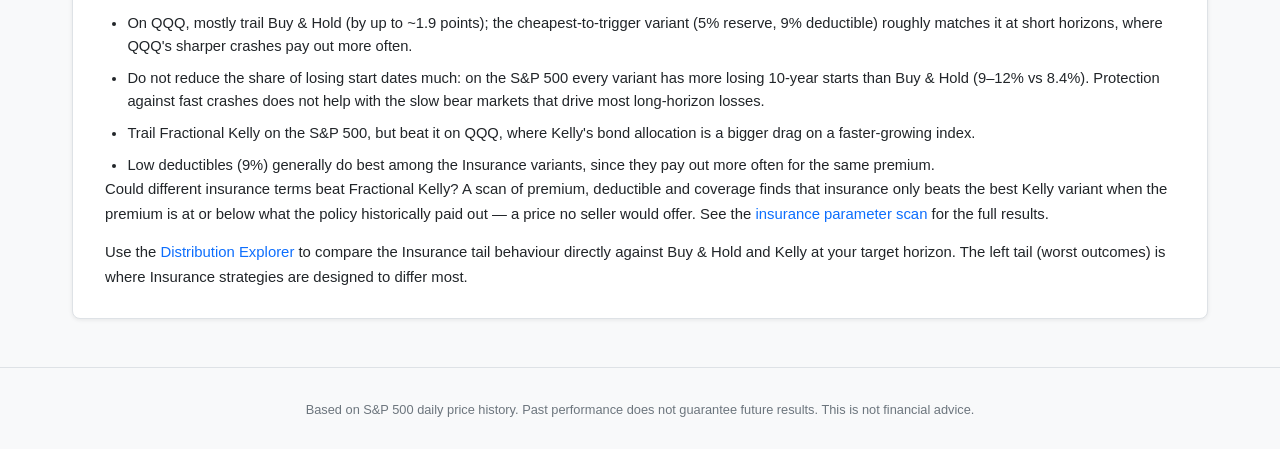
<file: strategies/insurance.html>
<!DOCTYPE html>
<html lang="en">
<head>
  <meta charset="UTF-8" />
  <meta name="viewport" content="width=device-width, initial-scale=1.0" />
  <title>Insurance — Strategy Guide</title>
  <link rel="stylesheet" href="../css/style.css" />
  <link rel="stylesheet" href="strategies.css" />
</head>
<body>
  <header>
    <h1>Insurance</h1>
    <p class="subtitle">Equity portfolio with a crash-triggered reserve — absorb sharp drawdowns without selling stocks</p>
  </header>

  <nav id="section-nav">
    <a href="../index.html">← Back to Report</a>
    <a href="buy-hold.html">Buy &amp; Hold</a>
    <a href="kelly.html">Fractional Kelly</a>
    <a href="insurance.html" class="nav-active">Insurance</a>
    <a href="../recent_returns.html">Recent Returns ↗</a>
    <a href="../research.html">Research ↗</a>
  </nav>

  <main id="app">
    <section class="report-section strategy-header family-insurance-section">
      <div class="strategy-badge-row">
        <span class="strategy-pill pill-insurance">Insurance</span>
        <span class="strategy-meta">6 variants &nbsp;·&nbsp; 2 parameters &nbsp;·&nbsp;
          ins_frac ∈ {5%, 10%} &nbsp;×&nbsp; deductible ∈ {9%, 12%, 18%}</span>
      </div>
      <p class="strategy-summary">
        Hold nearly all capital in equities and <strong>insure the stock position</strong>
        against crashes. The policy costs a premium of 1.2% a year of the insured stock value.
        When the market drops sharply over a 6-day window by more than the deductible, the
        policy pays the loss beyond the deductible on the insured stock into a small cash
        reserve, and the portfolio rebalances. The portfolio also rebalances every 90 days.
      </p>
    </section>

    <section class="report-section">
      <h2>Motivation</h2>
      <p>The largest single threat to a long-term equity investor is not gradual underperformance
        — it is a catastrophic drawdown that forces a behavioural exit at the bottom. The 2000–02
        dot-com bust, 2008–09 financial crisis, and 2020 pandemic crash each saw the S&amp;P 500
        fall 30–55%. Investors who sold during those drawdowns locked in losses and often missed
        the recovery.</p>
      <p>Traditional diversification (bonds, gold) reduces drawdown severity but also permanently
        caps upside. The Insurance strategy attempts a different trade-off:</p>
      <ul class="prose-list">
        <li><strong>Keep almost all capital in stocks</strong> to maintain equity upside during
            normal markets.</li>
        <li><strong>Insure the stocks</strong>, like buying crash protection: a policy that pays
            out only when a sharp crash occurs.</li>
        <li><strong>Pay an ongoing premium</strong> on the insured value in exchange for a payout
            precisely when equity losses are largest.</li>
      </ul>
      <p>The question the backtest answers is whether that protection is worth its premium.</p>
    </section>

    <section class="report-section">
      <h2>How It Works</h2>

      <div class="mechanics-grid">
        <div class="mechanic-card">
          <div class="mechanic-icon">📅</div>
          <h3>Day 1</h3>
          <p>Buy <code>(1 − ins_frac) × capital / price</code> shares — the insured asset.
            The remaining <code>ins_frac × capital</code> is a cash reserve that pays the
            premium and earns the prevailing Treasury rate.</p>
        </div>
        <div class="mechanic-card">
          <div class="mechanic-icon">📉</div>
          <h3>Every trading day</h3>
          <p>Charge the premium on the insured stock value. Compare today's price to the
            price 6 trading days ago; if the 6-day loss ≥ deductible, the policy pays out.</p>
        </div>
        <div class="mechanic-card">
          <div class="mechanic-icon">💰</div>
          <h3>Payout event</h3>
          <p>The policy pays the insured loss beyond the deductible into cash, and the
            portfolio rebalances the same day. The policy is then used up until the next
            scheduled rebalance renews it.</p>
        </div>
        <div class="mechanic-card">
          <div class="mechanic-icon">🔄</div>
          <h3>Every 90 days</h3>
          <p>Rebalance back to the target stock / cash split and renew the policy.</p>
        </div>
      </div>

      <div class="formula-block">
        <h4>Payout trigger and size — the policy insures the stock, not the cash</h4>
        <pre>loss_frac     = (price_today − price_6_days_ago) / price_6_days_ago
insured_value = shares × price_6_days_ago

if loss_frac ≤ −deductible and policy is active:
    payout = coverage_ratio × insured_value × (|loss_frac| − deductible)   # coverage_ratio = 1
    cash  += payout
    # then rebalance immediately; policy inactive until the next 90-day rebalance
    price_history.reset()</pre>
        <p>Example: $1,000 of stock falls to $250 (a 75% loss) with an 18% deductible. The
          policy pays 1,000 × (0.75 − 0.18) = <strong>$570</strong> — the same whatever the
          size of the cash reserve. You absorb the first 18% ($180); the policy covers the rest.</p>
      </div>

      <div class="formula-block">
        <h4>Premium and cash</h4>
        <pre>premium (per day) = premium_rate × shares × price / 365     # premium_rate = 1.2%/yr
cash             ×= (1 + treasury_rate) ^ (days_elapsed / 365)</pre>
        <p>The premium is 1.2% a year of the insured stock value — $1 a month per $1,000
          insured — charged from the cash reserve. The cash itself earns the prevailing
          Treasury rate, like the bond side of Fractional Kelly.</p>
      </div>

      <h3>Rebalancing</h3>
      <p>The rebalance routine is shared with Fractional Kelly: after a payout or at each
        90-day interval, the total portfolio value (cash + stock value) is computed and shares
        are bought or sold to restore the target <code>stock_frac = 1 − ins_frac</code> split.
        After a payout this puts most of the payout back into stocks at depressed prices.</p>
    </section>

    <section class="report-section">
      <h2>Parameters Explored</h2>

      <table class="param-table">
        <thead>
          <tr>
            <th>Parameter</th>
            <th>Values tested</th>
            <th>What it controls</th>
          </tr>
        </thead>
        <tbody>
          <tr>
            <td><code>ins_frac</code></td>
            <td>0.05, 0.10</td>
            <td>
              Fraction of the portfolio held as the cash reserve; the rest is the insured
              stock. The payout depends on the insured stock, not on the reserve, so a larger
              reserve mostly means less equity exposure.
            </td>
          </tr>
          <tr>
            <td><code>deductible</code></td>
            <td>0.09, 0.12, 0.18</td>
            <td>
              Minimum 6-day price decline that triggers a payout; the policy pays only the
              loss beyond it. A lower deductible fires more often and pays more per event.
              A higher deductible reserves the payout for true crash events only.
            </td>
          </tr>
          <tr>
            <td><code>rebalance_period</code></td>
            <td>90 days (fixed for all Insurance variants)</td>
            <td>
              All Insurance variants rebalance — and renew the policy — quarterly. This is
              fixed to isolate the effect of the ins_frac and deductible parameters.
            </td>
          </tr>
          <tr>
            <td><code>premium_rate</code></td>
            <td>1.2%/yr (fixed)</td>
            <td>
              Annual premium as a fraction of the insured stock value ($1/month per $1,000).
            </td>
          </tr>
          <tr>
            <td><code>coverage_ratio</code></td>
            <td>1.0 (fixed)</td>
            <td>
              Fraction of the loss beyond the deductible that the policy pays.
            </td>
          </tr>
        </tbody>
      </table>

      <p>The 2 × 3 = <strong>6 variants</strong> span a range from
        <em>Ins 5% ded9%</em> (small reserve, fires on moderate crashes) to
        <em>Ins 10% ded18%</em> (larger reserve, fires only on severe crashes).</p>

      <h3>Deductible intuition</h3>
      <p>Thinking of the 6-day window: a 9% decline in 6 trading days is already an extreme
        event, and an 18% decline in 6 days is historically rare even in the worst market
        panics. The three deductible values bracket different regimes:</p>
      <ul class="prose-list">
        <li><strong>9%:</strong> Fires during large corrections. More frequent payouts, and
            the most of each loss is covered.</li>
        <li><strong>12%:</strong> Targets genuine crashes — 2008-style events.</li>
        <li><strong>18%:</strong> Only the most severe crashes (early pandemic March 2020,
            October 1987). Very infrequent; the premium is paid for years between payouts.</li>
      </ul>
    </section>

    <section class="report-section">
      <h2>Strengths &amp; Limitations</h2>
      <div class="pros-cons-grid">
        <div class="pros-card">
          <h3>Strengths</h3>
          <ul>
            <li>Maintains near-full equity exposure during normal markets</li>
            <li>Crash payouts are countercyclical: cash arrives precisely when equity losses
                are largest, and the rebalance buys stocks at depressed prices</li>
            <li>Payouts scale with the insured stock, so a small cash reserve still
                provides real protection against a sudden crash</li>
          </ul>
        </div>
        <div class="cons-card">
          <h3>Limitations</h3>
          <ul>
            <li>The 1.2%/yr premium on ~90–95% of the portfolio is a steady drag of roughly
                1.1% a year, paid whether or not a crash occurs</li>
            <li>Only fast crashes pay: a slow bear market (even a 75% fall spread over a
                month) mostly stays under the 6-day deductible</li>
            <li>One payout per policy period: after a payout, further losses are uninsured
                until the next 90-day rebalance renews the policy</li>
            <li>6 variants is a narrower exploration space than Kelly; the result is
                sensitive to the specific crash profile of the historical period</li>
          </ul>
        </div>
      </div>
    </section>

    <section class="report-section">
      <h2>What the Data Shows</h2>
      <p>In the backtest results, Insurance variants:</p>
      <ul class="prose-list">
        <li><strong>Trail Buy &amp; Hold on the S&amp;P 500 at every horizon</strong>, by
            roughly 0.8–1.3 points of annualized return: the premium costs more than the
            payouts return.</li>
        <li>On QQQ, mostly trail Buy &amp; Hold (by up to ~1.9 points); the cheapest-to-trigger
            variant (5% reserve, 9% deductible) roughly matches it at short horizons, where
            QQQ's sharper crashes pay out more often.</li>
        <li>Do not reduce the share of losing start dates much: on the S&amp;P 500 every
            variant has more losing 10-year starts than Buy &amp; Hold (9–12% vs 8.4%).
            Protection against fast crashes does not help with the slow bear markets that
            drive most long-horizon losses.</li>
        <li>Trail Fractional Kelly on the S&amp;P 500, but beat it on QQQ, where Kelly's
            bond allocation is a bigger drag on a faster-growing index.</li>
        <li>Low deductibles (9%) generally do best among the Insurance variants, since they
            pay out more often for the same premium.</li>
      </ul>
      <p>Could different insurance terms beat Fractional Kelly? A scan of premium, deductible and
        coverage finds that insurance only beats the best Kelly variant when the premium is at or
        below what the policy historically paid out — a price no seller would offer. See the
        <a href="https://github.com/DrSkippy/sp500-historical-portfolio-returns/blob/main/docs/insurance_parameter_scan.md">insurance
        parameter scan</a> for the full results.</p>
      <p>Use the <a href="../index.html#section-distribution">Distribution Explorer</a>
        to compare the Insurance tail behaviour directly against Buy &amp; Hold and Kelly
        at your target horizon. The left tail (worst outcomes) is where Insurance strategies
        are designed to differ most.</p>
    </section>
  </main>

  <footer>
    <p>Based on S&amp;P 500 daily price history. Past performance does not guarantee future results. This is not financial advice.</p>
  </footer>
</body>
</html>
</file>
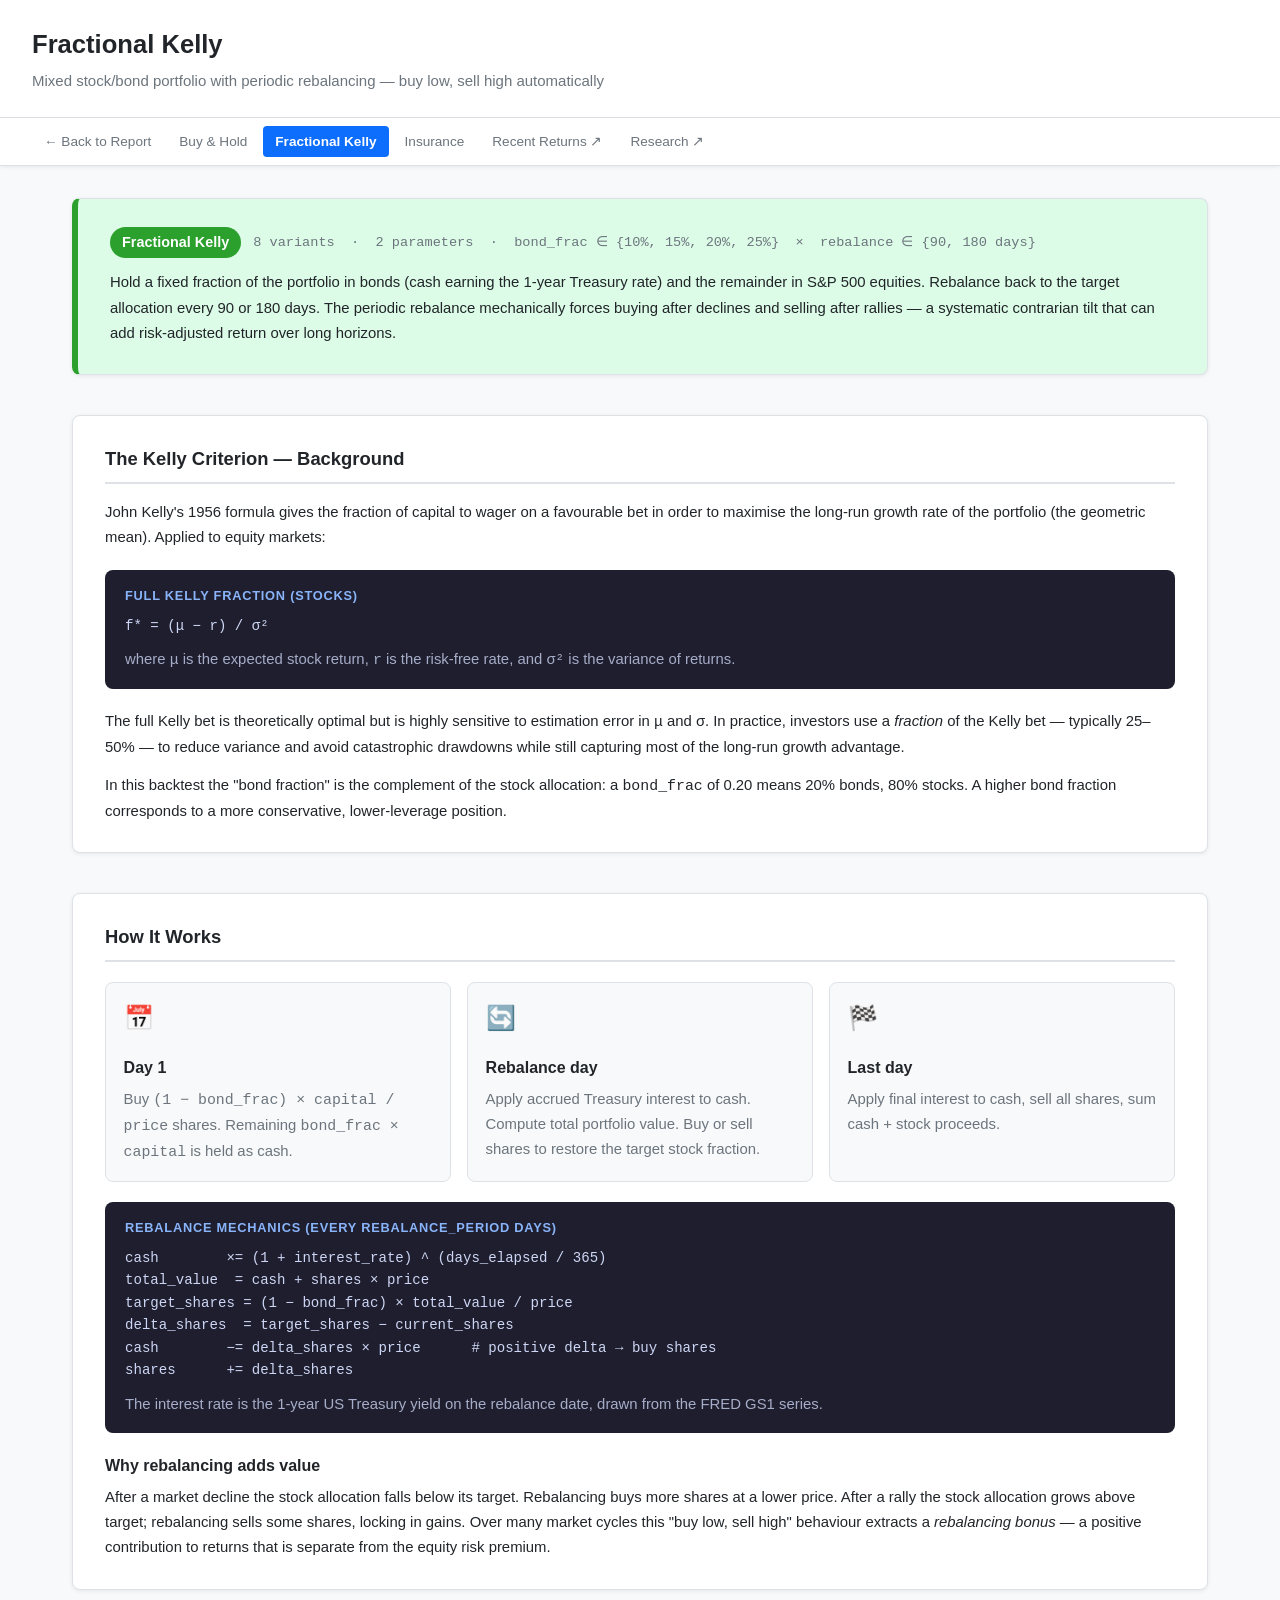
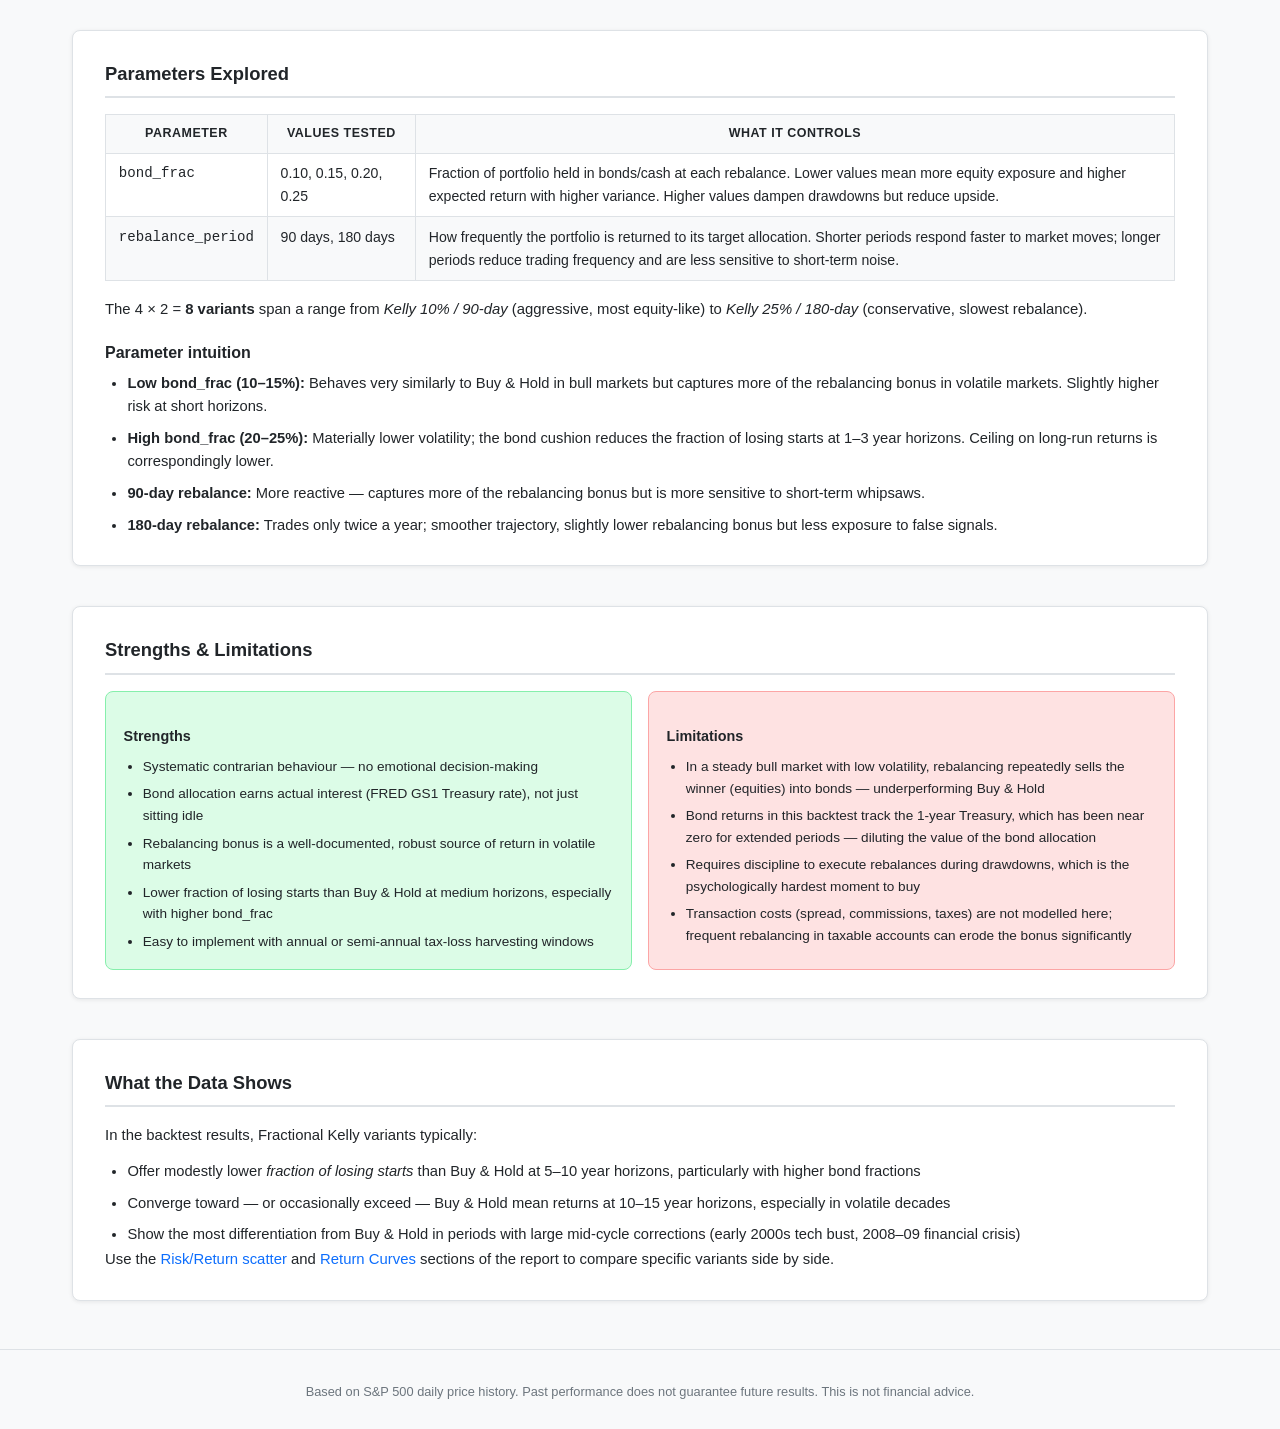
<file: strategies/kelly.html>
<!DOCTYPE html>
<html lang="en">
<head>
  <meta charset="UTF-8" />
  <meta name="viewport" content="width=device-width, initial-scale=1.0" />
  <title>Fractional Kelly — Strategy Guide</title>
  <link rel="stylesheet" href="../css/style.css" />
  <link rel="stylesheet" href="strategies.css" />
</head>
<body>
  <header>
    <h1>Fractional Kelly</h1>
    <p class="subtitle">Mixed stock/bond portfolio with periodic rebalancing — buy low, sell high automatically</p>
  </header>

  <nav id="section-nav">
    <a href="../index.html">← Back to Report</a>
    <a href="buy-hold.html">Buy &amp; Hold</a>
    <a href="kelly.html" class="nav-active">Fractional Kelly</a>
    <a href="insurance.html">Insurance</a>
    <a href="../recent_returns.html">Recent Returns ↗</a>
    <a href="../research.html">Research ↗</a>
  </nav>

  <main id="app">
    <section class="report-section strategy-header family-kelly-section">
      <div class="strategy-badge-row">
        <span class="strategy-pill pill-kelly">Fractional Kelly</span>
        <span class="strategy-meta">8 variants &nbsp;·&nbsp; 2 parameters &nbsp;·&nbsp;
          bond_frac ∈ {10%, 15%, 20%, 25%} &nbsp;×&nbsp; rebalance ∈ {90, 180 days}</span>
      </div>
      <p class="strategy-summary">
        Hold a fixed fraction of the portfolio in bonds (cash earning the 1-year Treasury rate)
        and the remainder in S&amp;P 500 equities. Rebalance back to the target allocation
        every 90 or 180 days. The periodic rebalance mechanically forces buying after declines
        and selling after rallies — a systematic contrarian tilt that can add risk-adjusted return
        over long horizons.
      </p>
    </section>

    <section class="report-section">
      <h2>The Kelly Criterion — Background</h2>
      <p>John Kelly's 1956 formula gives the fraction of capital to wager on a favourable bet
        in order to maximise the long-run growth rate of the portfolio (the geometric mean).
        Applied to equity markets:</p>

      <div class="formula-block">
        <h4>Full Kelly fraction (stocks)</h4>
        <pre>f* = (μ − r) / σ²</pre>
        <p>where <code>μ</code> is the expected stock return, <code>r</code> is the risk-free
          rate, and <code>σ²</code> is the variance of returns.</p>
      </div>

      <p>The full Kelly bet is theoretically optimal but is highly sensitive to estimation error
        in <code>μ</code> and <code>σ</code>. In practice, investors use a <em>fraction</em>
        of the Kelly bet — typically 25–50% — to reduce variance and avoid catastrophic drawdowns
        while still capturing most of the long-run growth advantage.</p>

      <p>In this backtest the "bond fraction" is the complement of the stock allocation:
        a <code>bond_frac</code> of 0.20 means 20% bonds, 80% stocks. A higher bond fraction
        corresponds to a more conservative, lower-leverage position.</p>
    </section>

    <section class="report-section">
      <h2>How It Works</h2>

      <div class="mechanics-grid">
        <div class="mechanic-card">
          <div class="mechanic-icon">📅</div>
          <h3>Day 1</h3>
          <p>Buy <code>(1 − bond_frac) × capital / price</code> shares.
            Remaining <code>bond_frac × capital</code> is held as cash.</p>
        </div>
        <div class="mechanic-card">
          <div class="mechanic-icon">🔄</div>
          <h3>Rebalance day</h3>
          <p>Apply accrued Treasury interest to cash. Compute total portfolio value.
            Buy or sell shares to restore the target stock fraction.</p>
        </div>
        <div class="mechanic-card">
          <div class="mechanic-icon">🏁</div>
          <h3>Last day</h3>
          <p>Apply final interest to cash, sell all shares, sum cash + stock proceeds.</p>
        </div>
      </div>

      <div class="formula-block">
        <h4>Rebalance mechanics (every rebalance_period days)</h4>
        <pre>cash        ×= (1 + interest_rate) ^ (days_elapsed / 365)
total_value  = cash + shares × price
target_shares = (1 − bond_frac) × total_value / price
delta_shares  = target_shares − current_shares
cash        −= delta_shares × price      # positive delta → buy shares
shares      += delta_shares</pre>
        <p>The interest rate is the 1-year US Treasury yield on the rebalance date, drawn from
          the FRED GS1 series.</p>
      </div>

      <h3>Why rebalancing adds value</h3>
      <p>After a market decline the stock allocation falls below its target. Rebalancing buys
        more shares at a lower price. After a rally the stock allocation grows above target;
        rebalancing sells some shares, locking in gains. Over many market cycles this
        "buy low, sell high" behaviour extracts a <em>rebalancing bonus</em> — a positive
        contribution to returns that is separate from the equity risk premium.</p>
    </section>

    <section class="report-section">
      <h2>Parameters Explored</h2>

      <table class="param-table">
        <thead>
          <tr>
            <th>Parameter</th>
            <th>Values tested</th>
            <th>What it controls</th>
          </tr>
        </thead>
        <tbody>
          <tr>
            <td><code>bond_frac</code></td>
            <td>0.10, 0.15, 0.20, 0.25</td>
            <td>
              Fraction of portfolio held in bonds/cash at each rebalance.
              Lower values mean more equity exposure and higher expected return with
              higher variance. Higher values dampen drawdowns but reduce upside.
            </td>
          </tr>
          <tr>
            <td><code>rebalance_period</code></td>
            <td>90 days, 180 days</td>
            <td>
              How frequently the portfolio is returned to its target allocation.
              Shorter periods respond faster to market moves; longer periods reduce
              trading frequency and are less sensitive to short-term noise.
            </td>
          </tr>
        </tbody>
      </table>

      <p>The 4 × 2 = <strong>8 variants</strong> span a range from
        <em>Kelly 10% / 90-day</em> (aggressive, most equity-like) to
        <em>Kelly 25% / 180-day</em> (conservative, slowest rebalance).</p>

      <h3>Parameter intuition</h3>
      <ul class="prose-list">
        <li><strong>Low bond_frac (10–15%):</strong> Behaves very similarly to Buy &amp; Hold
            in bull markets but captures more of the rebalancing bonus in volatile markets.
            Slightly higher risk at short horizons.</li>
        <li><strong>High bond_frac (20–25%):</strong> Materially lower volatility; the bond
            cushion reduces the fraction of losing starts at 1–3 year horizons.
            Ceiling on long-run returns is correspondingly lower.</li>
        <li><strong>90-day rebalance:</strong> More reactive — captures more of the
            rebalancing bonus but is more sensitive to short-term whipsaws.</li>
        <li><strong>180-day rebalance:</strong> Trades only twice a year; smoother trajectory,
            slightly lower rebalancing bonus but less exposure to false signals.</li>
      </ul>
    </section>

    <section class="report-section">
      <h2>Strengths &amp; Limitations</h2>
      <div class="pros-cons-grid">
        <div class="pros-card">
          <h3>Strengths</h3>
          <ul>
            <li>Systematic contrarian behaviour — no emotional decision-making</li>
            <li>Bond allocation earns actual interest (FRED GS1 Treasury rate),
                not just sitting idle</li>
            <li>Rebalancing bonus is a well-documented, robust source of return
                in volatile markets</li>
            <li>Lower fraction of losing starts than Buy &amp; Hold at medium horizons,
                especially with higher bond_frac</li>
            <li>Easy to implement with annual or semi-annual tax-loss harvesting windows</li>
          </ul>
        </div>
        <div class="cons-card">
          <h3>Limitations</h3>
          <ul>
            <li>In a steady bull market with low volatility, rebalancing repeatedly sells
                the winner (equities) into bonds — underperforming Buy &amp; Hold</li>
            <li>Bond returns in this backtest track the 1-year Treasury, which has been near
                zero for extended periods — diluting the value of the bond allocation</li>
            <li>Requires discipline to execute rebalances during drawdowns, which is the
                psychologically hardest moment to buy</li>
            <li>Transaction costs (spread, commissions, taxes) are not modelled here;
                frequent rebalancing in taxable accounts can erode the bonus significantly</li>
          </ul>
        </div>
      </div>
    </section>

    <section class="report-section">
      <h2>What the Data Shows</h2>
      <p>In the backtest results, Fractional Kelly variants typically:</p>
      <ul class="prose-list">
        <li>Offer modestly lower <em>fraction of losing starts</em> than Buy &amp; Hold
            at 5–10 year horizons, particularly with higher bond fractions</li>
        <li>Converge toward — or occasionally exceed — Buy &amp; Hold mean returns at
            10–15 year horizons, especially in volatile decades</li>
        <li>Show the most differentiation from Buy &amp; Hold in periods with large
            mid-cycle corrections (early 2000s tech bust, 2008–09 financial crisis)</li>
      </ul>
      <p>Use the <a href="../index.html#section-scatter">Risk/Return scatter</a> and
        <a href="../index.html#section-return-curves">Return Curves</a> sections of the report
        to compare specific variants side by side.</p>
    </section>
  </main>

  <footer>
    <p>Based on S&amp;P 500 daily price history. Past performance does not guarantee future results. This is not financial advice.</p>
  </footer>
</body>
</html>
</file>
<file: css/style.css>
/* ─── Reset & Base ──────────────────────────────────────────────────────────── */
*, *::before, *::after { box-sizing: border-box; margin: 0; padding: 0; }

:root {
  --color-bg: #f8f9fa;
  --color-surface: #ffffff;
  --color-border: #dee2e6;
  --color-text: #212529;
  --color-text-muted: #6c757d;
  --color-link: #0d6efd;

  /* Family colours */
  --color-buy-hold: #1a6faf;
  --color-kelly: #2ca02c;
  --color-insurance: #d62728;

  --color-buy-hold-bg: #dbeafe;
  --color-kelly-bg: #dcfce7;
  --color-insurance-bg: #fee2e2;

  --radius: 8px;
  --shadow: 0 1px 4px rgba(0,0,0,.08);
  --font-mono: "Fira Mono", "Consolas", monospace;
}

html { scroll-behavior: smooth; }

body {
  font-family: -apple-system, BlinkMacSystemFont, "Segoe UI", Roboto, sans-serif;
  font-size: 15px;
  line-height: 1.6;
  background: var(--color-bg);
  color: var(--color-text);
}

a { color: var(--color-link); text-decoration: none; }
a:hover { text-decoration: underline; }

/* ─── Header ────────────────────────────────────────────────────────────────── */
header {
  background: var(--color-surface);
  border-bottom: 1px solid var(--color-border);
  padding: 1.5rem 2rem;
}
header h1 { font-size: 1.6rem; font-weight: 700; }
header .subtitle { color: var(--color-text-muted); margin-top: .25rem; }
#dataset-switch a { color: var(--color-text-muted); }
#dataset-switch a.active { font-weight: 700; color: inherit; text-decoration: none; }

/* ─── Nav ───────────────────────────────────────────────────────────────────── */
#section-nav {
  position: sticky;
  top: 0;
  z-index: 100;
  background: var(--color-surface);
  border-bottom: 1px solid var(--color-border);
  display: flex;
  flex-wrap: wrap;
  gap: .25rem;
  padding: .5rem 2rem;
  box-shadow: var(--shadow);
}
#section-nav a {
  padding: .3rem .75rem;
  border-radius: 4px;
  font-size: .85rem;
  color: var(--color-text-muted);
  font-weight: 500;
  transition: background .15s, color .15s;
}
#section-nav a:hover { background: var(--color-bg); color: var(--color-text); text-decoration: none; }
.nav-divider { color: var(--color-border); padding: 0 .25rem; user-select: none; }

/* ─── Main / Sections ───────────────────────────────────────────────────────── */
#app {
  max-width: 1200px;
  margin: 0 auto;
  padding: 2rem;
  display: flex;
  flex-direction: column;
  gap: 2.5rem;
}

.report-section {
  background: var(--color-surface);
  border: 1px solid var(--color-border);
  border-radius: var(--radius);
  padding: 1.75rem 2rem;
  box-shadow: var(--shadow);
}
.report-section h2 {
  font-size: 1.15rem;
  font-weight: 700;
  margin-bottom: 1rem;
  border-bottom: 2px solid var(--color-border);
  padding-bottom: .5rem;
}
.section-desc { color: var(--color-text-muted); margin-bottom: 1rem; font-size: .9rem; }

/* ─── Loading / Error ───────────────────────────────────────────────────────── */
.loading-message {
  text-align: center;
  padding: 4rem;
  font-size: 1.1rem;
  color: var(--color-text-muted);
}
.error-message {
  background: #fee2e2;
  color: #991b1b;
  border: 1px solid #fca5a5;
  border-radius: var(--radius);
  padding: 1rem 1.5rem;
  margin: 2rem auto;
  max-width: 700px;
}
.hidden { display: none !important; }

/* ─── Controls ──────────────────────────────────────────────────────────────── */
.controls {
  display: flex;
  flex-wrap: wrap;
  align-items: center;
  gap: 1rem 1.5rem;
  margin-bottom: 1.25rem;
}
.controls label { font-size: .9rem; color: var(--color-text-muted); cursor: pointer; }
.controls label strong { color: var(--color-text); font-size: 1rem; }

input[type="range"] {
  width: 200px;
  vertical-align: middle;
  accent-color: var(--color-link);
}

.family-toggles, .model-toggles {
  display: flex;
  flex-wrap: wrap;
  gap: .5rem;
}
.family-toggles label, .model-toggles label {
  display: flex;
  align-items: center;
  gap: .3rem;
  background: var(--color-bg);
  border: 1px solid var(--color-border);
  border-radius: 4px;
  padding: .2rem .6rem;
  font-size: .82rem;
  cursor: pointer;
  user-select: none;
  transition: background .15s;
}
.family-toggles label:hover, .model-toggles label:hover { background: var(--color-border); }

.dist-controls { align-items: flex-end; }
.control-group { display: flex; flex-direction: column; gap: .25rem; }
.control-group label { font-size: .85rem; color: var(--color-text-muted); }
.control-group select {
  padding: .35rem .6rem;
  border: 1px solid var(--color-border);
  border-radius: 4px;
  font-size: .9rem;
  background: var(--color-surface);
  cursor: pointer;
}
.overlay-group { flex-direction: row; align-items: center; gap: .5rem; }
.overlay-group label { flex-direction: row; align-items: center; }

/* ─── Chart containers ──────────────────────────────────────────────────────── */
.chart-container {
  position: relative;
  width: 100%;
  height: 380px;
}

/* ─── Overview Table ────────────────────────────────────────────────────────── */
.table-wrapper { overflow-x: auto; }

#overview-table {
  width: 100%;
  border-collapse: collapse;
  font-size: .9rem;
}
#overview-table th, #overview-table td {
  padding: .55rem .8rem;
  text-align: right;
  border-bottom: 1px solid var(--color-border);
  white-space: nowrap;
}
#overview-table th:first-child, #overview-table td:first-child { text-align: left; }
#overview-table th {
  background: var(--color-bg);
  font-weight: 600;
  font-size: .82rem;
  text-transform: uppercase;
  letter-spacing: .04em;
  cursor: pointer;
  user-select: none;
}
#overview-table th:hover { background: var(--color-border); }
#overview-table th.sort-asc::after  { content: " ▲"; font-size: .7em; }
#overview-table th.sort-desc::after { content: " ▼"; font-size: .7em; }

#overview-table tbody tr {
  cursor: pointer;
  transition: background .1s;
}
#overview-table tbody tr:hover { filter: brightness(.97); }
#overview-table tbody tr.selected-row { outline: 2px solid var(--color-link); outline-offset: -2px; }

/* Family row colouring */
tr.family-buy_hold  { background: var(--color-buy-hold-bg); }
tr.family-kelly     { background: var(--color-kelly-bg); }
tr.family-insurance { background: var(--color-insurance-bg); }

/* Family name badges */
.family-badge {
  display: inline-block;
  width: 10px; height: 10px;
  border-radius: 50%;
  margin-right: .35rem;
  vertical-align: middle;
}
.badge-buy_hold  { background: var(--color-buy-hold); }
.badge-kelly     { background: var(--color-kelly); }
.badge-insurance { background: var(--color-insurance); }

/* ─── Advice Section ────────────────────────────────────────────────────────── */
#advice-content { display: flex; flex-direction: column; gap: 1.25rem; }

.advice-block { padding: 1rem 1.25rem; border-radius: 6px; border-left: 4px solid; }
.advice-block.horizon-short   { border-color: var(--color-buy-hold);  background: var(--color-buy-hold-bg); }
.advice-block.horizon-medium  { border-color: var(--color-kelly);     background: var(--color-kelly-bg); }
.advice-block.horizon-long    { border-color: var(--color-insurance); background: var(--color-insurance-bg); }
.advice-block.insurance-block { border-color: #9333ea; background: #f3e8ff; }

.advice-block h3 { font-size: 1rem; font-weight: 700; margin-bottom: .5rem; }
.advice-block p  { font-size: .9rem; color: var(--color-text); margin-bottom: .3rem; }

#recommendation-table-wrapper { overflow-x: auto; margin-top: .5rem; }
#recommendation-table {
  width: 100%;
  border-collapse: collapse;
  font-size: .9rem;
}
#recommendation-table th, #recommendation-table td {
  padding: .55rem .8rem;
  border: 1px solid var(--color-border);
  text-align: left;
}
#recommendation-table th {
  background: var(--color-bg);
  font-weight: 600;
  text-transform: uppercase;
  font-size: .8rem;
  letter-spacing: .04em;
}
#recommendation-table tbody tr:nth-child(even) { background: var(--color-bg); }

/* ─── Footer ────────────────────────────────────────────────────────────────── */
footer {
  text-align: center;
  padding: 2rem;
  font-size: .8rem;
  color: var(--color-text-muted);
  border-top: 1px solid var(--color-border);
  margin-top: 1rem;
}

/* ─── Responsive ────────────────────────────────────────────────────────────── */
@media (max-width: 700px) {
  #app { padding: 1rem; }
  .report-section { padding: 1.25rem 1rem; }
  #section-nav { padding: .4rem 1rem; }
  .chart-container { height: 280px; }
}

/* ─── Stats Strip (Recent Returns page) ────────────────────────────────────── */
.stats-strip { display: flex; flex-wrap: wrap; gap: 1rem; margin-bottom: 1rem; }
.stat { background: var(--color-bg); border: 1px solid var(--color-border); border-radius: 6px; padding: .5rem 1rem; min-width: 120px; }
.stat-label { display: block; font-size: .75rem; color: var(--color-text-muted); text-transform: uppercase; letter-spacing: .04em; }
.stat-value { display: block; font-size: 1.1rem; font-weight: 700; }
.stat-value.positive { color: #2ca02c; }
.stat-value.negative { color: #d62728; }

/* ─── Recent Returns Table ──────────────────────────────────────────────────── */
.recent-returns-table { width: 100%; border-collapse: collapse; font-size: .9rem; margin-top: .75rem; }
.recent-returns-table th, .recent-returns-table td { padding: .4rem .75rem; border-bottom: 1px solid var(--color-border); text-align: right; }
.recent-returns-table th:first-child, .recent-returns-table td:first-child { text-align: left; }
.recent-returns-table th { background: var(--color-bg); font-size: .8rem; text-transform: uppercase; letter-spacing: .04em; }
.positive { color: #2ca02c; font-weight: 600; }
.negative { color: #d62728; font-weight: 600; }

/* ─── Nav active state ──────────────────────────────────────────────────────── */
#section-nav a.nav-active { color: var(--color-text); background: var(--color-bg); font-weight: 600; }
</file>
<file: strategies/strategies.css>
/* ─── Strategy page supplemental styles ──────────────────────────────────── */

/* Active nav link */
#section-nav a.nav-active {
  background: var(--color-link);
  color: #fff;
}
#section-nav a.nav-active:hover { background: #0a58ca; }

/* Strategy header colour bands */
.family-buy_hold-section  { border-left: 6px solid var(--color-buy-hold);  background: var(--color-buy-hold-bg); }
.family-kelly-section     { border-left: 6px solid var(--color-kelly);     background: var(--color-kelly-bg); }
.family-insurance-section { border-left: 6px solid var(--color-insurance); background: var(--color-insurance-bg); }

.strategy-badge-row {
  display: flex;
  align-items: center;
  flex-wrap: wrap;
  gap: .75rem;
  margin-bottom: .75rem;
}

.strategy-pill {
  display: inline-block;
  padding: .25rem .75rem;
  border-radius: 999px;
  font-weight: 700;
  font-size: .9rem;
  color: #fff;
}
.pill-buy_hold  { background: var(--color-buy-hold); }
.pill-kelly     { background: var(--color-kelly); }
.pill-insurance { background: var(--color-insurance); }

.strategy-meta {
  font-size: .85rem;
  color: var(--color-text-muted);
  font-family: var(--font-mono);
}

.strategy-summary {
  font-size: 1rem;
  line-height: 1.7;
  color: var(--color-text);
}

/* Mechanics grid */
.mechanics-grid {
  display: grid;
  grid-template-columns: repeat(auto-fit, minmax(180px, 1fr));
  gap: 1rem;
  margin: 1.25rem 0;
}
.mechanic-card {
  background: var(--color-bg);
  border: 1px solid var(--color-border);
  border-radius: var(--radius);
  padding: 1rem 1.1rem;
}
.mechanic-icon { font-size: 1.5rem; margin-bottom: .4rem; }
.mechanic-card h3 { font-size: .9rem; font-weight: 700; margin-bottom: .35rem; }
.mechanic-card p  { font-size: .85rem; color: var(--color-text-muted); }

/* Formula block */
.formula-block {
  background: #1e1e2e;
  color: #cdd6f4;
  border-radius: var(--radius);
  padding: 1rem 1.25rem;
  margin: 1.25rem 0;
  overflow-x: auto;
}
.formula-block h4 {
  font-size: .8rem;
  text-transform: uppercase;
  letter-spacing: .06em;
  color: #89b4fa;
  margin-bottom: .5rem;
}
.formula-block pre {
  font-family: var(--font-mono);
  font-size: .88rem;
  white-space: pre;
  margin: 0;
}
.formula-block p {
  font-size: .82rem;
  color: #a6adc8;
  margin-top: .6rem;
}

/* Prose lists */
.prose-list {
  padding-left: 1.4rem;
  display: flex;
  flex-direction: column;
  gap: .5rem;
  font-size: .92rem;
}
.prose-list li { line-height: 1.6; }
ol.prose-list { list-style: decimal; }
ul.prose-list { list-style: disc; }

/* Section body spacing */
.report-section p { margin-bottom: .75rem; font-size: .93rem; line-height: 1.7; }
.report-section p:last-child { margin-bottom: 0; }
.report-section h3 { font-size: 1rem; font-weight: 700; margin: 1.1rem 0 .4rem; }

/* Parameter table */
.param-table {
  width: 100%;
  border-collapse: collapse;
  font-size: .88rem;
  margin: 1rem 0;
}
.param-table th, .param-table td {
  padding: .55rem .8rem;
  border: 1px solid var(--color-border);
  vertical-align: top;
}
.param-table th {
  background: var(--color-bg);
  font-weight: 600;
  text-transform: uppercase;
  font-size: .78rem;
  letter-spacing: .04em;
  white-space: nowrap;
}
.param-table td:first-child { font-family: var(--font-mono); white-space: nowrap; }
.param-table tbody tr:nth-child(even) { background: var(--color-bg); }

/* Pros / cons grid */
.pros-cons-grid {
  display: grid;
  grid-template-columns: 1fr 1fr;
  gap: 1rem;
  margin-top: .5rem;
}
@media (max-width: 640px) { .pros-cons-grid { grid-template-columns: 1fr; } }

.pros-card, .cons-card {
  border-radius: var(--radius);
  padding: 1rem 1.1rem;
}
.pros-card { background: #dcfce7; border: 1px solid #86efac; }
.cons-card { background: #fee2e2; border: 1px solid #fca5a5; }
.pros-card h3, .cons-card h3 { font-size: .9rem; font-weight: 700; margin-bottom: .5rem; }
.pros-card ul, .cons-card ul {
  padding-left: 1.2rem;
  list-style: disc;
  display: flex;
  flex-direction: column;
  gap: .35rem;
  font-size: .85rem;
}
</file>
